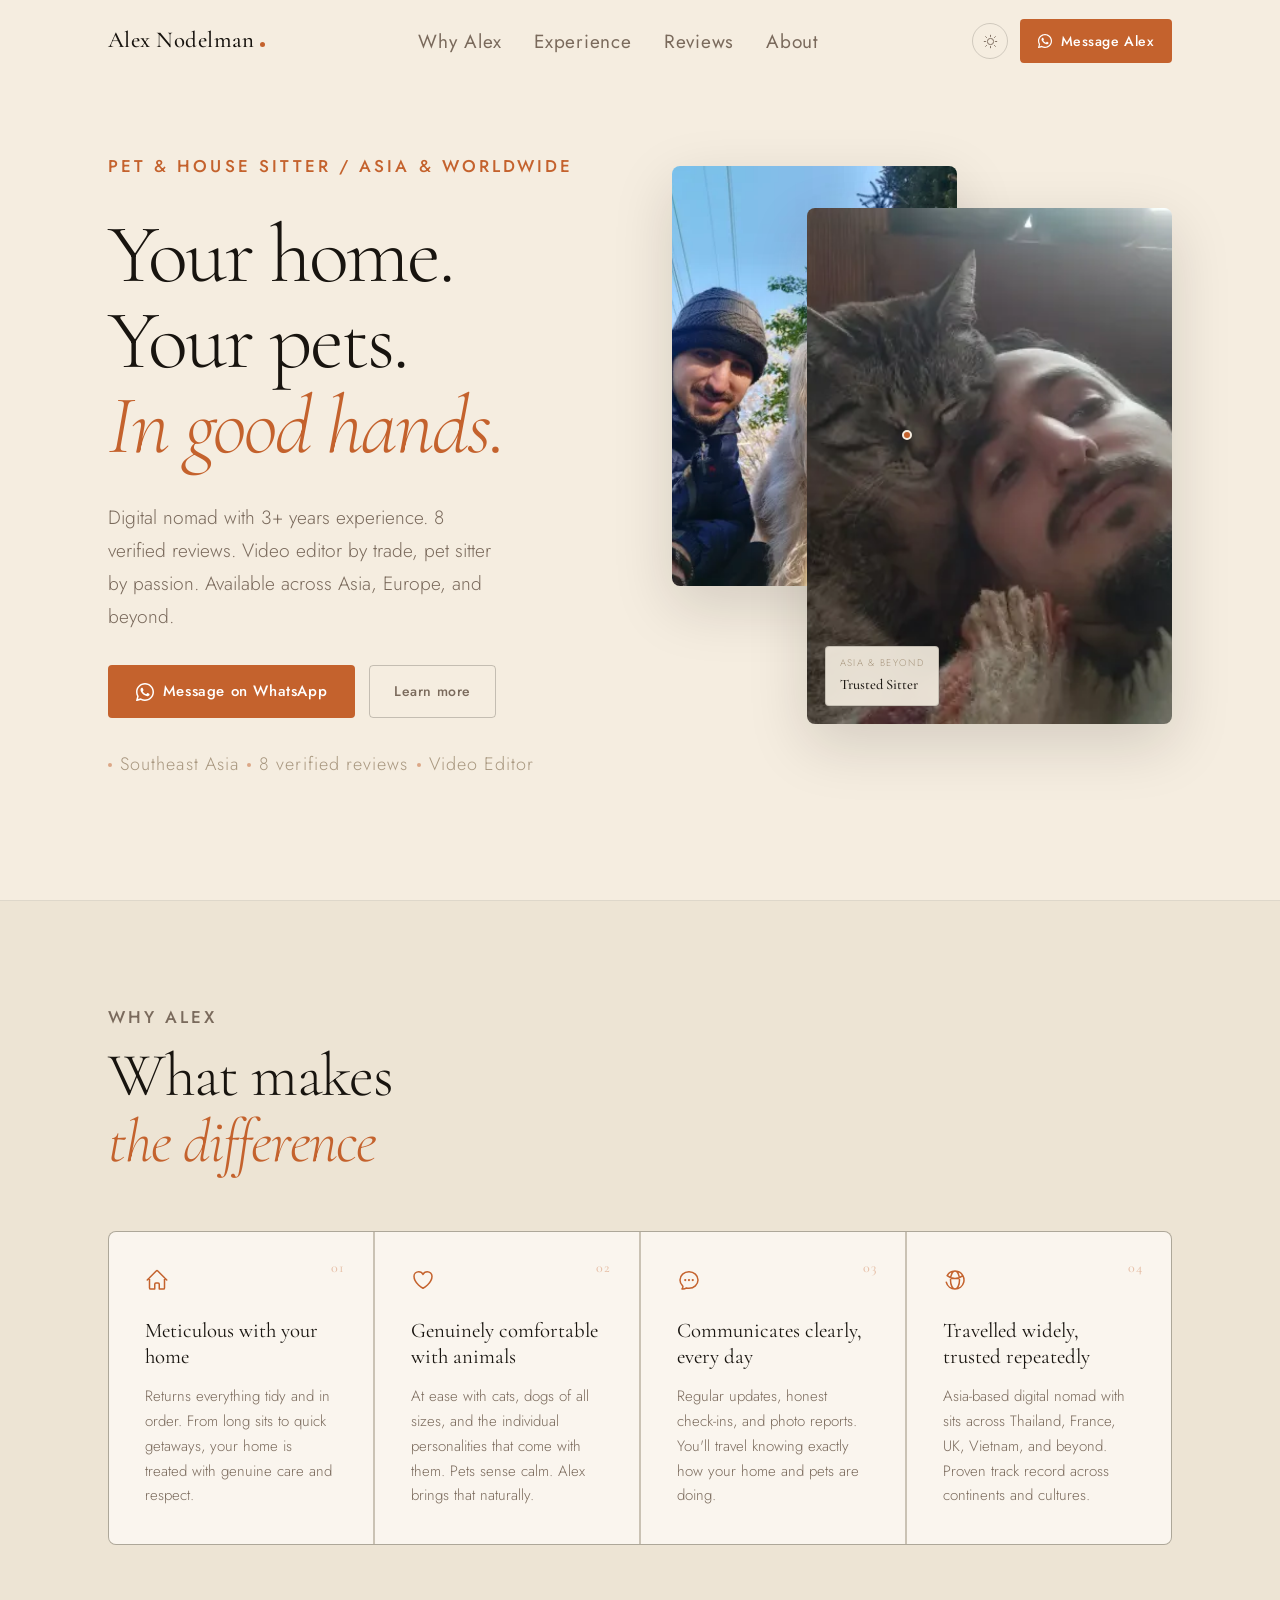
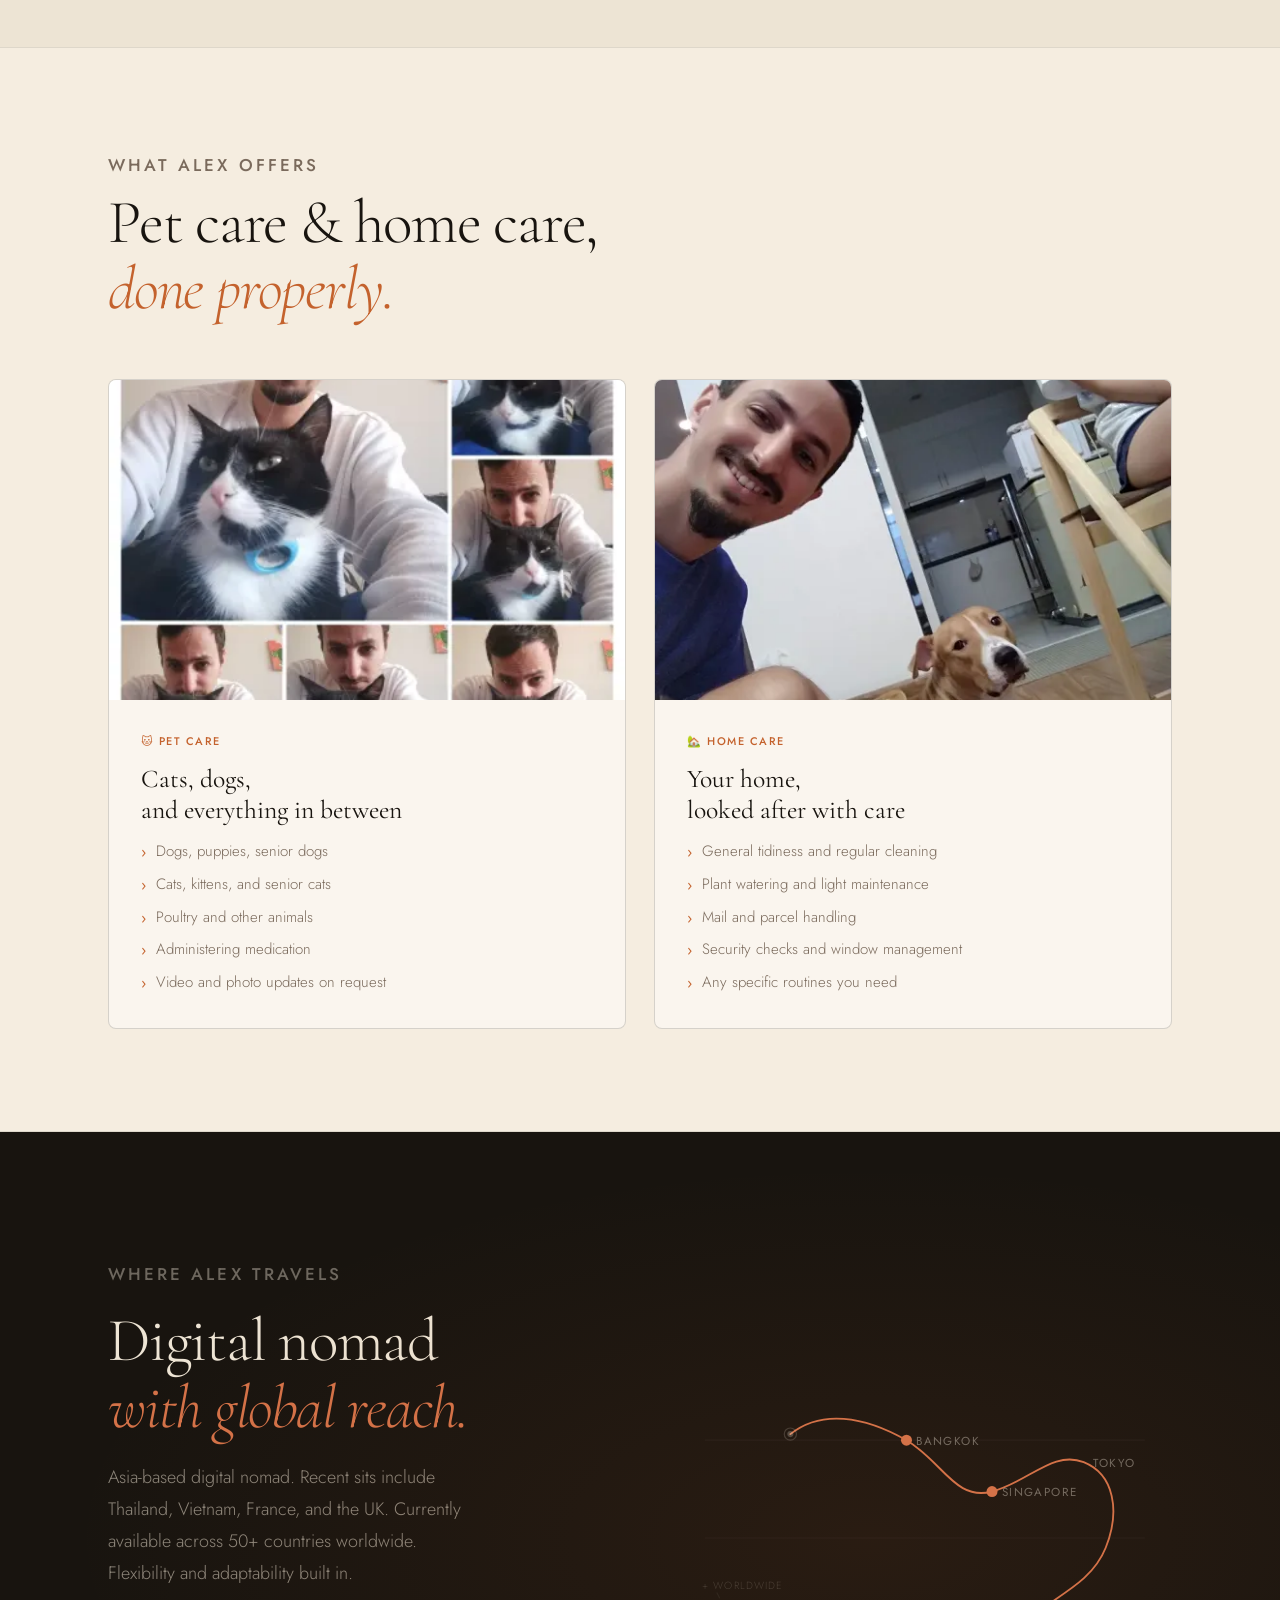
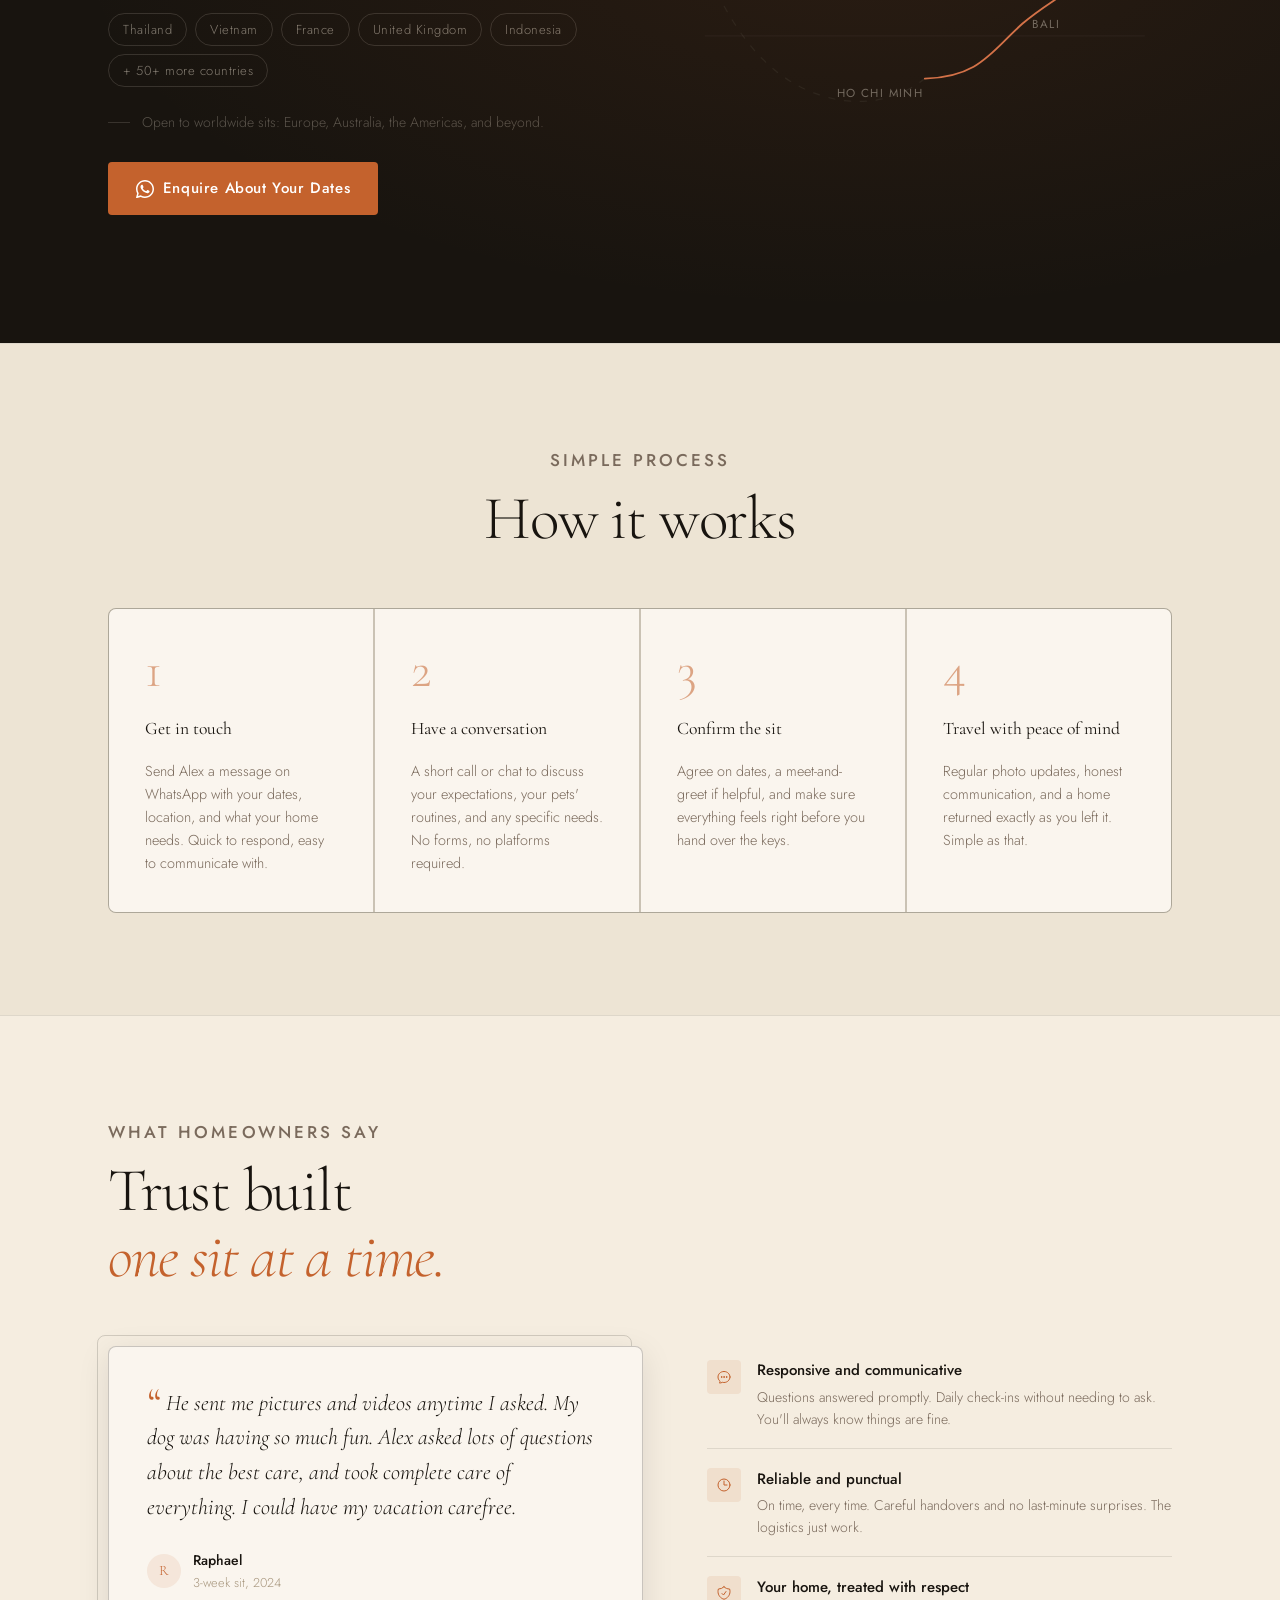
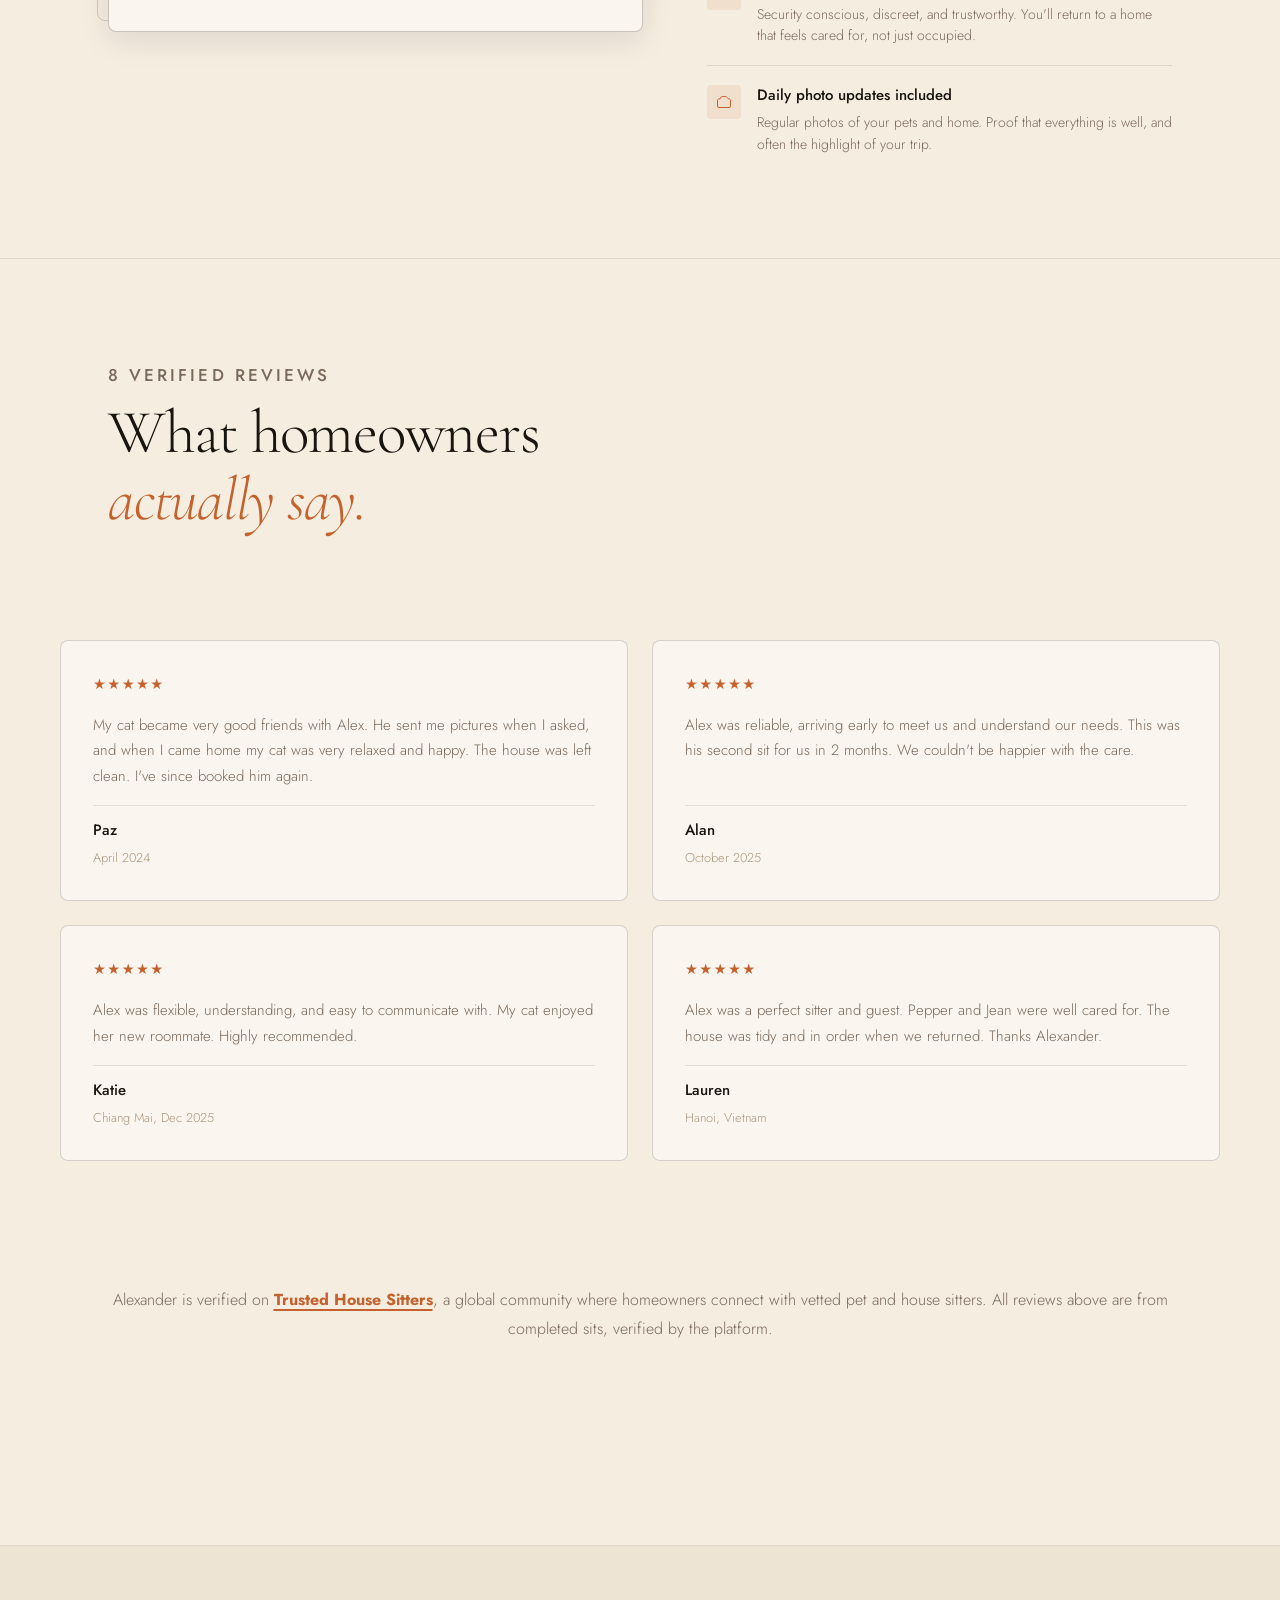
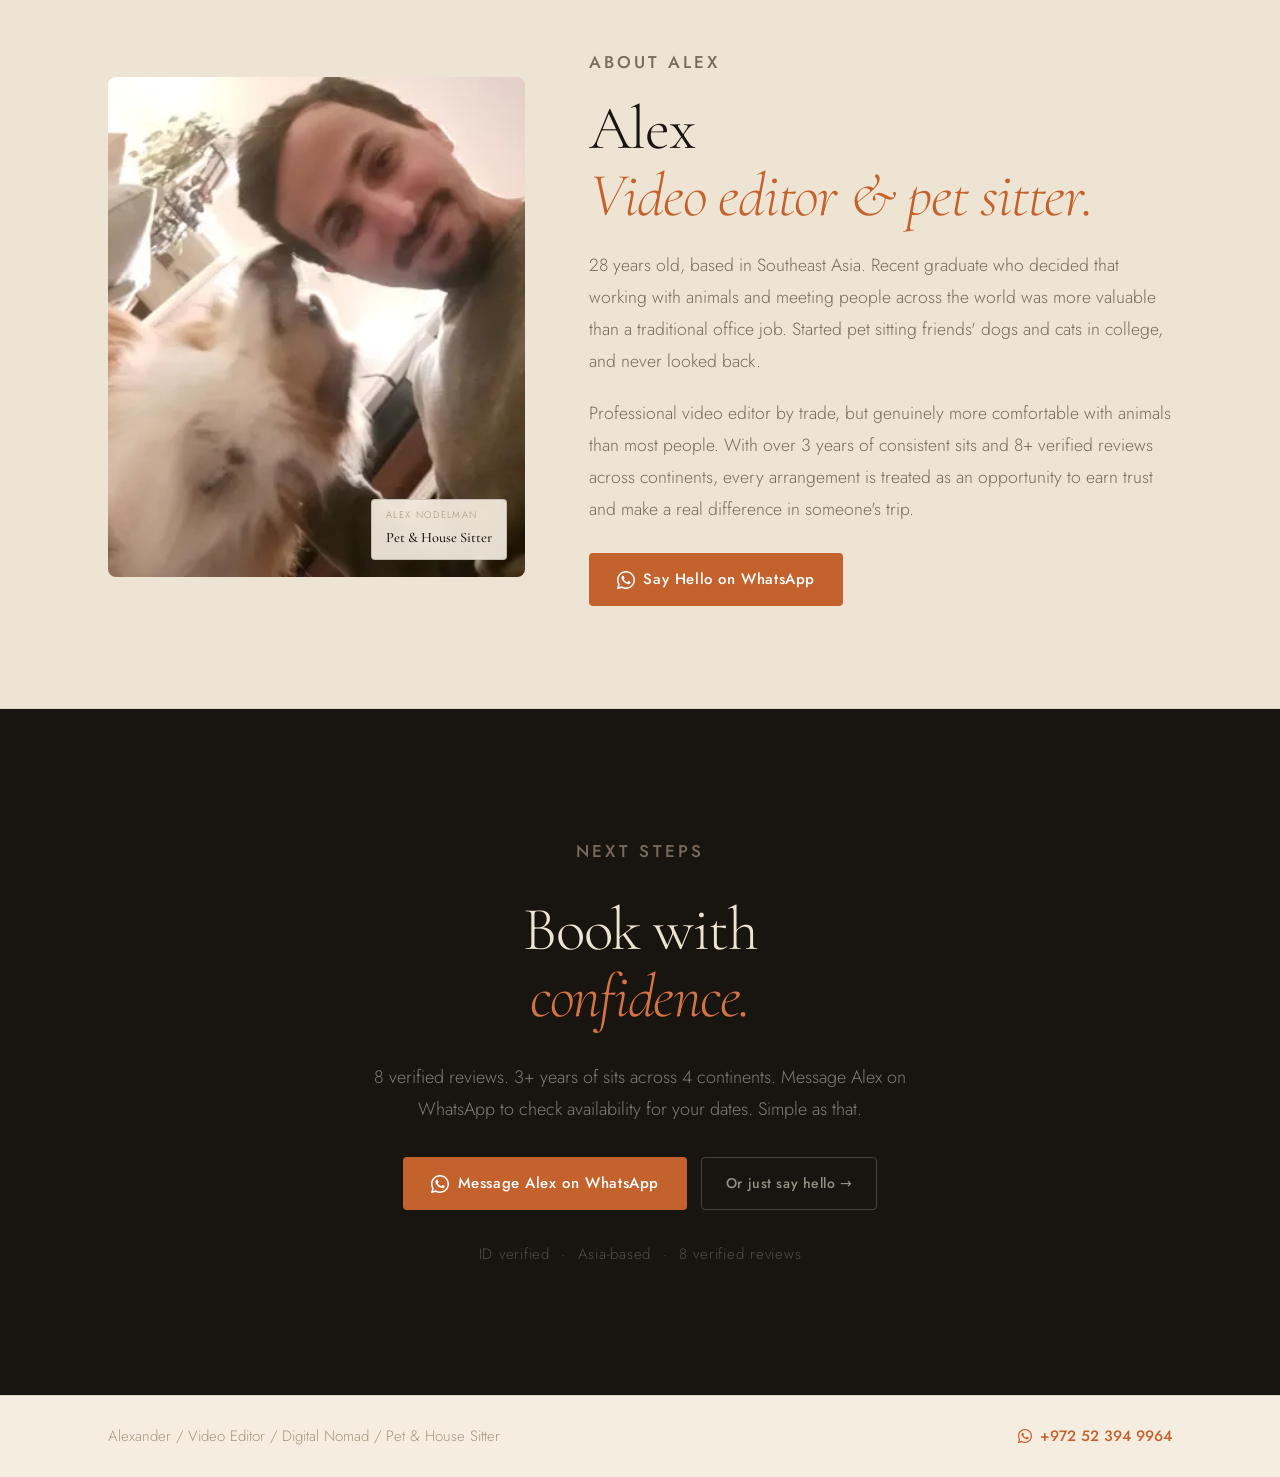
<file: index.html>
<!DOCTYPE html>
<html lang="en" data-theme="light">
<head>
<!--
  ============================================================
  ALEX NODELMAN — PET & HOUSE SITTER LANDING PAGE
  ============================================================
  Art direction:
    Trusted, worldly traveller with quiet intimate warmth.
    Like flipping through a worn travel journal and finding
    photos of every pet cared for along the way. Editorial
    confidence, tactile warmth, nothing generic.

  Animation concept: POSTCARD HOMECOMING SYSTEM
    Elements arrive like postcards landing on a desk —
    slightly tilted, scaled back, then settling perfectly
    with soft inertia. Hero stacks photos as travel postcards.
    Section reveals echo the same "arriving home" settle motion.
    Route line draws through the Asia section as the signature
    standout moment.

  Font pairing:
    Display — Cormorant Garamond (300/400/500 italic)
      Editorial elegance, warmth, printed quality
    Body    — Jost (300/400/500)
      Modern, quiet, refined

  Palette logic:
    Light: warm parchment #F5EDE0 ground,
           terracotta #C4622D accent,
           near-black #18140F text
    Dark:  deep warm charcoal #141210 ground,
           same terracotta accent,
           cream #EDE4D4 text

  Editable placeholders:
    [Add homeowner testimonial]
    [Add preferred countries in Asia]
    [Add pet experience detail]
    [Add bio paragraph]
  ============================================================
-->
  <meta charset="UTF-8" />
  <meta name="viewport" content="width=device-width, initial-scale=1.0" />
  <meta name="description" content="Experienced pet & house sitter. 8 verified 5-star reviews across Asia and Europe. Cats, dogs, medication management, long sits. Available now." />
  <title>Alex Nodelman — Trusted Pet & House Sitter</title>
  <link rel="canonical" href="https://globalpetsits.com/">

  <meta property="og:title" content="Alex Nodelman — Trusted Pet Sitter">
  <meta property="og:description" content="3 years experience. 8 verified 5-star reviews. Chiang Mai, Hanoi, London, Paris, Tel Aviv. Message on WhatsApp.">
  <meta property="og:image" content="https://globalpetsits.com/images/alex-smiling-with-golden-dog-indoors-alex-nodelman-alexnodelman.webp">
  <meta property="og:url" content="https://globalpetsits.com/">
  <meta property="og:type" content="website">

  <meta name="twitter:card" content="summary_large_image">
  <meta name="twitter:title" content="Alex Nodelman — Trusted Pet Sitter">
  <meta name="twitter:description" content="3 years experience. 8 verified 5-star reviews. Available across Asia and Europe.">
  <meta name="twitter:image" content="https://globalpetsits.com/images/alex-smiling-with-golden-dog-indoors-alex-nodelman-alexnodelman.webp">

  <script type="application/ld+json">
  {
    "@context": "https://schema.org",
    "@graph": [
      {
        "@type": "Person",
        "@id": "https://globalpetsits.com/#person",
        "name": "Alex Nodelman",
        "jobTitle": "Pet & House Sitter",
        "url": "https://globalpetsits.com/",
        "sameAs": [
          "https://www.linkedin.com/in/alexandernodelman/",
          "https://www.trustedhousesitters.com/house-and-pet-sitters/israel/southern-district/ashdod/l/4613767/"
        ],
        "telephone": "+972523949964",
        "areaServed": ["Thailand", "Vietnam", "United Kingdom", "France", "Israel"],
        "image": "https://globalpetsits.com/images/alex-smiling-with-golden-dog-indoors-alex-nodelman-alexnodelman.webp"
      },
      {
        "@type": "FAQPage",
        "mainEntity": [
          {
            "@type": "Question",
            "name": "Are you available for long sits?",
            "acceptedAnswer": {
              "@type": "Answer",
              "text": "Yes. My best sits have been 2 to 8 weeks. Long sits are where I do my best work."
            }
          },
          {
            "@type": "Question",
            "name": "Can you handle medication?",
            "acceptedAnswer": {
              "@type": "Answer",
              "text": "Yes. I'm experienced with daily medications for cats and dogs."
            }
          },
          {
            "@type": "Question",
            "name": "Do you only sit in Asia?",
            "acceptedAnswer": {
              "@type": "Answer",
              "text": "No. I've worked across the UK, France, Israel, and Vietnam. I go where the good sits are."
            }
          },
          {
            "@type": "Question",
            "name": "Do you send daily updates?",
            "acceptedAnswer": {
              "@type": "Answer",
              "text": "Every day. Photos, videos, real reports. You'll never wonder how things are going."
            }
          },
          {
            "@type": "Question",
            "name": "Are you verified?",
            "acceptedAnswer": {
              "@type": "Answer",
              "text": "Fully verified on TrustedHousesitters and Airbnb. ID, email, phone, all checked."
            }
          }
        ]
      }
    ]
  }
  </script>

  <link rel="preconnect" href="https://fonts.googleapis.com" />
  <link rel="preconnect" href="https://fonts.gstatic.com" crossorigin />
  <link href="https://fonts.googleapis.com/css2?family=Cormorant+Garamond:ital,wght@0,300;0,400;0,500;0,600;1,300;1,400;1,500&family=Jost:wght@300;400;500;600&display=swap" rel="stylesheet" />

  <style>
    /* ─── CUSTOM PROPERTIES ─────────────────────────────────── */
    :root {
      --bg:           #F5EDE0;
      --bg-2:         #EDE4D4;
      --bg-3:         #E2D6C4;
      --surface:      #FAF5EE;
      --surface-2:    #F0E8D8;
      --text:         #18140F;
      --text-muted:   #7A6A5C;
      --text-faint:   #A8977F;
      --accent:       #C4622D;
      --accent-warm:  #D47248;
      --accent-light: rgba(196,98,45,0.10);
      --border:       rgba(24,20,15,0.10);
      --border-mid:   rgba(24,20,15,0.16);
      --border-str:   rgba(24,20,15,0.22);
      --sh-sm:  0 2px 8px rgba(24,20,15,0.06);
      --sh-md:  0 8px 32px rgba(24,20,15,0.10);
      --sh-lg:  0 20px 60px rgba(24,20,15,0.15);
      --r:  4px;
      --r-lg: 8px;
      --ease: cubic-bezier(0.16,1,0.3,1);
      --font-d: 'Cormorant Garamond', Georgia, serif;
      --font-b: 'Jost', system-ui, sans-serif;
      --max-w: 1160px;
      /* Fixed panel colours — never flip with theme */
      --panel-bg: #18140F;
      --panel-fg: #EDE4D4;
    }

    [data-theme="dark"] {
      --bg:           #141210;
      --bg-2:         #1C1916;
      --bg-3:         #221E1A;
      --surface:      #1A1714;
      --surface-2:    #221E1A;
      --text:         #EDE4D4;
      --text-muted:   #9A8A78;
      --text-faint:   #6A5A48;
      --accent:       #D47248;
      --accent-warm:  #E08A60;
      --accent-light: rgba(212,114,72,0.13);
      --border:       rgba(237,228,212,0.09);
      --border-mid:   rgba(237,228,212,0.14);
      --border-str:   rgba(237,228,212,0.20);
      --sh-sm:  0 2px 8px rgba(0,0,0,0.30);
      --sh-md:  0 8px 32px rgba(0,0,0,0.40);
      --sh-lg:  0 20px 60px rgba(0,0,0,0.52);
    }

    /* ─── RESET ────────────────────────────────────────────── */
    *, *::before, *::after { box-sizing: border-box; margin: 0; padding: 0; }
    html { scroll-behavior: smooth; -webkit-text-size-adjust: 100%; }
    body {
      font-family: var(--font-b);
      font-weight: 300;
      font-size: clamp(1rem, 1.5vw, 1.125rem);
      line-height: 1.65;
      color: var(--text);
      background: var(--bg);
      transition: background 0.35s var(--ease), color 0.35s var(--ease);
      overflow-x: hidden;
    }
    img { display: block; max-width: 100%; height: auto; }
    a { color: inherit; text-decoration: none; }
    button { font-family: var(--font-b); cursor: pointer; border: none; background: none; }
    ul { list-style: none; }

    /* ─── SKIP LINK ─────────────────────────────────────────── */
    .skip {
      position: fixed; top: -100%; left: 1rem; z-index: 9999;
      padding: 0.5rem 1rem; background: var(--accent); color: #fff;
      font-size: 0.875rem; border-radius: var(--r);
      transition: top 0.2s;
    }
    .skip:focus { top: 1rem; }

    /* ─── TYPOGRAPHY ────────────────────────────────────────── */
    .d-xl { font-family:var(--font-d); font-weight:300; font-size:clamp(2.8rem,7vw,6rem); line-height:1.02; letter-spacing:-0.025em; }
    .d-lg { font-family:var(--font-d); font-weight:300; font-size:clamp(2.375rem,4.8vw,4.125rem); line-height:1.08; letter-spacing:-0.02em; }
    .d-md { font-family:var(--font-d); font-weight:400; font-size:clamp(1.35rem,2.5vw,2rem); line-height:1.2; }
    .eyebrow {
      font-family: var(--font-b); font-size: 1.0625rem; font-weight: 500;
      letter-spacing: 0.18em; text-transform: uppercase; color: var(--text-muted);
    }
    .eyebrow--accent { color: var(--accent); }
    em { font-style: italic; color: var(--accent); }

    /* ─── LAYOUT ────────────────────────────────────────────── */
    .wrap { max-width: var(--max-w); margin: 0 auto; padding: 0 clamp(1.25rem,5vw,3rem); }
    section { padding: clamp(4rem,8vw,7rem) 0; }
    .divider { width: 100%; height: 1px; background: var(--border); }

    /* ─── POSTCARD HOMECOMING ANIMATION SYSTEM ────────────────
       Core motion identity — all reveals echo a postcard
       arriving and settling with gentle inertia.
       ───────────────────────────────────────────────────────── */
    @media (prefers-reduced-motion: no-preference) {
      .pc-arrive {
        opacity: 0;
        transform: translateY(26px) rotate(var(--rot, 0deg));
        transition: opacity 0.75s var(--ease), transform 0.75s var(--ease);
        transition-delay: var(--d, 0s);
        will-change: transform, opacity;
      }
      .pc-arrive.in { opacity: 1; transform: translateY(0) rotate(0deg); }

      .pc-up {
        opacity: 0; transform: translateY(20px);
        transition: opacity 0.62s var(--ease), transform 0.62s var(--ease);
        transition-delay: var(--d, 0s);
      }
      .pc-up.in { opacity: 1; transform: none; }

      .pc-left {
        opacity: 0; transform: translateX(-28px);
        transition: opacity 0.7s var(--ease), transform 0.7s var(--ease);
        transition-delay: var(--d, 0s);
      }
      .pc-left.in { opacity: 1; transform: none; }

      .pc-right {
        opacity: 0; transform: translateX(28px);
        transition: opacity 0.7s var(--ease), transform 0.7s var(--ease);
        transition-delay: var(--d, 0s);
      }
      .pc-right.in { opacity: 1; transform: none; }

      .pc-scale {
        opacity: 0; transform: scale(0.94);
        transition: opacity 0.7s var(--ease), transform 0.7s var(--ease);
        transition-delay: var(--d, 0s);
      }
      .pc-scale.in { opacity: 1; transform: scale(1); }
    }

    /* ─── HEADER ─────────────────────────────────────────────── */
    .hdr {
      position: fixed; top: 0; left: 0; right: 0; z-index: 100;
      padding: clamp(0.9rem,2vw,1.2rem) 0;
      transition: background 0.4s var(--ease), backdrop-filter 0.4s, box-shadow 0.4s;
    }
    .hdr.scrolled {
      background: rgba(245,237,224,0.93);
      backdrop-filter: blur(18px) saturate(1.4);
      box-shadow: 0 1px 0 var(--border);
    }
    [data-theme="dark"] .hdr.scrolled {
      background: rgba(20,18,16,0.93);
    }
    .hdr__row {
      display: flex; align-items: center; justify-content: space-between; gap: 1rem;
    }
    .wordmark {
      display: inline-flex; align-items: baseline; gap: 0.3rem;
      font-family: var(--font-d); font-size: 1.425rem; font-weight: 500; letter-spacing: 0.02em;
    }
    .wordmark__dot {
      width: 5px; height: 5px; border-radius: 50%; background: var(--accent);
      margin-bottom: 2px; flex-shrink: 0;
    }
    .nav {
      display: flex; align-items: center; gap: clamp(1rem,2.5vw,2rem);
    }
    @media (max-width: 680px) { .nav { display: none; } }
    .nav a {
      font-size: 1.1875rem; font-weight: 400; letter-spacing: 0.04em;
      color: var(--text-muted); transition: color 0.2s; padding: 0.25rem 0;
    }
    .nav a:hover { color: var(--text); }
    .hdr__end { display: flex; align-items: center; gap: 0.75rem; }

    .btn-theme {
      width: 36px; height: 36px; border-radius: 50%;
      border: 1px solid var(--border-mid);
      display: flex; align-items: center; justify-content: center;
      color: var(--text-muted);
      transition: border-color 0.2s, color 0.2s, transform 0.35s var(--ease);
    }
    .btn-theme:hover { color: var(--text); border-color: var(--border-str); transform: rotate(25deg); }
    .btn-theme svg { width: 15px; height: 15px; }

    /* ─── BUTTON SYSTEM ─────────────────────────────────────── */
    .btn {
      display: inline-flex; align-items: center; gap: 0.55rem;
      font-family: var(--font-b); font-weight: 500; font-size: 0.875rem;
      letter-spacing: 0.04em; border-radius: var(--r);
      transition: background 0.2s, transform 0.22s var(--ease), box-shadow 0.22s, border-color 0.2s, color 0.2s;
      min-height: 44px; white-space: nowrap; cursor: pointer;
    }
    .btn-wa {
      padding: 0.5rem 1.1rem;
      background: var(--accent); color: #fff;
    }
    .btn-wa:hover { background: var(--accent-warm); transform: translateY(-1px); box-shadow: var(--sh-md); }
    .btn-wa svg { width: 14px; height: 14px; }

    .btn-primary {
      padding: 0.875rem 1.75rem;
      background: var(--accent); color: #fff; font-size: 0.9375rem;
    }
    .btn-primary:hover { background: var(--accent-warm); transform: translateY(-2px); box-shadow: var(--sh-lg); }
    .btn-primary:active { transform: none; box-shadow: none; }
    .btn-primary svg { width: 18px; height: 18px; }

    .btn-ghost {
      padding: 0.875rem 1.5rem;
      border: 1px solid var(--border-str); color: var(--text-muted); font-size: 0.875rem;
    }
    .btn-ghost:hover { border-color: var(--accent); color: var(--accent); transform: translateY(-1px); }

    .btn-ghost--inv {
      border-color: rgba(237,228,212,0.22); color: rgba(237,228,212,0.6);
    }
    .btn-ghost--inv:hover { border-color: var(--accent-warm); color: var(--accent-warm); transform: translateY(-1px); }

    /* WA icon SVG path reused */
    .wa-path-1 { d: path("M17.472 14.382c-.297-.149-1.758-.867-2.03-.967-.273-.099-.471-.148-.67.15-.197.297-.767.966-.94 1.164-.173.199-.347.223-.644.075-.297-.15-1.255-.463-2.39-1.475-.883-.788-1.48-1.761-1.653-2.059-.173-.297-.018-.458.13-.606.134-.133.298-.347.446-.52.149-.174.198-.298.298-.497.099-.198.05-.371-.025-.52-.075-.149-.669-1.612-.916-2.207-.242-.579-.487-.5-.669-.51-.173-.008-.371-.01-.57-.01-.198 0-.52.074-.792.372-.272.297-1.04 1.016-1.04 2.479 0 1.462 1.065 2.875 1.213 3.074.149.198 2.096 3.2 5.077 4.487.709.306 1.262.489 1.694.625.712.227 1.36.195 1.871.118.571-.085 1.758-.719 2.006-1.413.248-.694.248-1.289.173-1.413-.074-.124-.272-.198-.57-.347z"); }

    /* ─── HERO ───────────────────────────────────────────────── */
    .hero {
      min-height: 100svh;
      display: grid;
      grid-template-columns: 1fr 1fr;
      align-items: center;
      gap: clamp(2rem,5vw,5rem);
      padding-top: clamp(6rem,12vw,8rem);
      padding-bottom: clamp(4rem,8vw,6rem);
    }
    @media (max-width: 800px) {
      .hero { grid-template-columns: 1fr; min-height: auto; padding-top: 7rem; }
    }

    .hero__content { display: flex; flex-direction: column; gap: clamp(1.25rem,3vw,2rem); }

    .hero__eyebrow {
      display: flex; align-items: center; gap: 0.75rem;
    }
    .hero__eyebrow-line {
      width: 28px; height: 1px; background: var(--accent); flex-shrink: 0;
    }

    .hero__h1 {
      font-family: var(--font-d);
      font-weight: 300;
      font-size: clamp(2.8rem,6.5vw,5.75rem);
      line-height: 1.03;
      letter-spacing: -0.025em;
    }

    .hero__sub {
      font-size: clamp(1.125rem,1.5vw,1.25rem);
      color: var(--text-muted);
      max-width: 36ch;
      line-height: 1.72;
    }

    .hero__cta { display: flex; flex-wrap: wrap; align-items: center; gap: 0.875rem; }

    .hero__meta {
      display: flex; align-items: center; gap: 0.5rem;
      font-size: 1.125rem; color: var(--text-faint); letter-spacing: 0.06em;
    }
    .hero__meta-dot {
      width: 4px; height: 4px; border-radius: 50%;
      background: var(--accent); opacity: 0.5;
    }

    /* Hero visual — postcard stack */
    .hero__visual {
      position: relative;
      height: clamp(400px,58vw,600px);
    }
    @media (max-width: 800px) {
      .hero__visual { height: 360px; order: -1; }
    }

    .postcard {
      position: absolute;
      border-radius: var(--r-lg);
      overflow: hidden;
      box-shadow: var(--sh-lg);
    }
    .postcard--main {
      width: 73%; height: 86%;
      top: 7%; right: 0; z-index: 2;
    }
    .postcard--back {
      width: 57%; height: 70%;
      top: 0; left: 0; z-index: 1; opacity: 0.88;
    }
    .postcard img { width: 100%; height: 100%; object-fit: cover; }

    /* Corner fold decoration */
    .postcard--back::after {
      content: '';
      position: absolute; bottom: 0; right: 0;
      width: 30px; height: 30px;
      background: linear-gradient(225deg, var(--bg) 50%, transparent 50%);
    }

    .postcard__badge {
      position: absolute; bottom: 1.1rem; left: 1.1rem; z-index: 3;
      background: rgba(245,237,224,0.92); backdrop-filter: blur(10px);
      border: 1px solid var(--border-mid); border-radius: var(--r);
      padding: 0.55rem 0.875rem;
    }
    [data-theme="dark"] .postcard__badge {
      background: rgba(26,23,20,0.92);
    }
    .postcard__badge-label {
      font-size: 0.6rem; letter-spacing: 0.14em; text-transform: uppercase;
      color: var(--text-faint); margin-bottom: 0.1rem;
    }
    .postcard__badge-val {
      font-family: var(--font-d); font-size: 0.9rem; font-weight: 500; color: var(--text);
    }

    /* Animated pulse dot */
    .pulse-dot {
      position: absolute;
      width: 10px; height: 10px; border-radius: 50%;
      background: var(--accent); border: 2px solid var(--bg);
      top: 44%; left: 46%; z-index: 4;
    }
    @media (prefers-reduced-motion: no-preference) {
      .pulse-dot { animation: pulse 2.8s ease-in-out infinite 1.8s; }
    }
    @keyframes pulse {
      0%,100% { transform:scale(1); box-shadow: 0 0 0 0 rgba(196,98,45,0.35); }
      50%      { transform:scale(1.2); box-shadow: 0 0 0 8px rgba(196,98,45,0); }
    }

    /* ─── SECTION HEADERS ──────────────────────────────────── */
    .sh { display: flex; flex-direction: column; gap: 0.7rem; margin-bottom: clamp(2rem,5vw,3.5rem); }
    .sh--center { align-items: center; text-align: center; }

    /* ─── WHY ALEX ─────────────────────────────────────────── */
    .why { background: var(--bg-2); }

    .why__grid {
      display: grid;
      grid-template-columns: repeat(auto-fit, minmax(230px, 1fr));
      gap: 1.5px; background: var(--border-mid);
      border: 1.5px solid var(--border-mid); border-radius: var(--r-lg); overflow: hidden;
    }

    .tc {
      background: var(--surface);
      padding: clamp(1.5rem,3vw,2.25rem);
      display: flex; flex-direction: column; gap: 0.875rem;
      position: relative;
      transition: background 0.25s var(--ease);
    }
    .tc:hover { background: var(--surface-2); }

    .tc__n {
      position: absolute; top: 1.5rem; right: 1.75rem;
      font-family: var(--font-d); font-size: 0.875rem; font-weight: 500;
      color: var(--accent); letter-spacing: 0.08em; opacity: 0.35;
    }
    .tc__icon { width: 36px; height: 36px; color: var(--accent); }
    .tc__icon svg { width: 24px; height: 24px; }
    .tc h3 {
      font-family: var(--font-d); font-size: clamp(1.05rem,1.8vw,1.3rem);
      font-weight: 400; line-height: 1.25;
    }
    .tc p { font-size: 0.9375rem; color: var(--text-muted); line-height: 1.65; }

    /* ─── CARE ──────────────────────────────────────────────── */
    .care__split {
      display: grid; grid-template-columns: 1fr 1fr; gap: var(--space-lg, 1.75rem);
    }
    @media (max-width: 680px) { .care__split { grid-template-columns: 1fr; } }

    .cb {
      border: 1px solid var(--border-mid); border-radius: var(--r-lg);
      overflow: hidden; background: var(--surface);
      display: flex; flex-direction: column;
      transition: box-shadow 0.3s var(--ease), transform 0.3s var(--ease);
    }
    .cb:hover { box-shadow: var(--sh-md); transform: translateY(-3px); }

    .cb__img {
      height: clamp(210px,28vw,320px); overflow: hidden;
    }
    .cb__img img {
      width: 100%; height: 100%; object-fit: cover;
      transition: transform 0.65s var(--ease);
    }
    .cb:hover .cb__img img { transform: scale(1.04); }

    .cb__body {
      padding: clamp(1.25rem,3vw,2rem);
      display: flex; flex-direction: column; gap: 0.875rem; flex: 1;
    }
    .cb__tag {
      font-size: 0.6875rem; font-weight: 500; letter-spacing: 0.14em;
      text-transform: uppercase; color: var(--accent);
    }
    .cb h3 { font-family: var(--font-d); font-size: clamp(1.2rem,2vw,1.6rem); font-weight: 400; line-height: 1.2; }
    .care-list { display: flex; flex-direction: column; gap: 0.45rem; }
    .care-list li {
      display: flex; align-items: flex-start; gap: 0.6rem;
      font-size: 0.9375rem; color: var(--text-muted);
    }
    .care-list li::before {
      content: '›'; color: var(--accent); flex-shrink: 0; margin-top: 0.05rem; font-weight: 400;
    }

    /* ─── ASIA — SIGNATURE MOMENT ──────────────────────────── */
    .asia {
      background: var(--panel-bg); color: var(--panel-fg);
      overflow: hidden; position: relative;
      padding: clamp(5rem,10vw,8rem) 0;
    }
    .asia .eyebrow { color: rgba(237,228,212,0.4); }
    .asia .d-lg { color: var(--panel-fg); }
    .asia em { color: var(--accent-warm); }

    .asia__grid {
      display: grid; grid-template-columns: 1fr 1fr;
      gap: clamp(2rem,6vw,5rem); align-items: center;
    }
    @media (max-width: 760px) { .asia__grid { grid-template-columns: 1fr; } }

    .asia__text { display: flex; flex-direction: column; gap: 1.25rem; }
    .asia__body {
      font-size: 1.125rem; line-height: 1.78;
      color: rgba(237,228,212,0.55); max-width: 38ch;
    }

    .chips { display: flex; flex-wrap: wrap; gap: 0.5rem; margin-top: 0.25rem; }
    .chip {
      padding: 0.3rem 0.875rem;
      border: 1px solid rgba(237,228,212,0.15); border-radius: 2rem;
      font-size: 0.8125rem; color: rgba(237,228,212,0.5); letter-spacing: 0.04em;
    }

    .asia__world {
      display: flex; align-items: center; gap: 0.75rem;
      font-size: 0.875rem; color: rgba(237,228,212,0.3); margin-top: 0.25rem;
    }
    .asia__world-line { width: 22px; height: 1px; background: rgba(237,228,212,0.15); }

    /* Decorative radial glow */
    .asia::before {
      content: '';
      position: absolute; inset: 0;
      background: radial-gradient(ellipse at 68% 50%, rgba(196,98,45,0.10) 0%, transparent 65%);
      pointer-events: none;
    }

    /* Route map SVG */
    .asia__map {
      position: relative;
      height: clamp(260px,38vw,440px);
      display: flex; align-items: center; justify-content: center;
    }
    .route-svg { width: 100%; height: 100%; overflow: visible; }

    .route-path {
      fill: none; stroke: var(--accent-warm); stroke-width: 1.5;
      stroke-dasharray: 700; stroke-dashoffset: 700;
      stroke-linecap: round;
      transition: stroke-dashoffset 2.2s var(--ease);
    }
    .route-path.in { stroke-dashoffset: 0; }

    .route-path-ghost {
      fill: none; stroke: rgba(237,228,212,0.06); stroke-width: 1;
      stroke-dasharray: 5 8; stroke-linecap: round;
    }

    .city-dot {
      fill: var(--accent-warm);
      opacity: 0;
      transition: opacity 0.4s ease;
    }
    .city-dot.in { opacity: 1; }
    .city-label {
      font-family: var(--font-b); font-size: 9.5px; font-weight: 400;
      fill: rgba(237,228,212,0.4); letter-spacing: 0.12em; text-transform: uppercase;
    }
    .city-label-world {
      font-family: var(--font-b); font-size: 8.5px;
      fill: rgba(237,228,212,0.18); letter-spacing: 0.1em; text-transform: uppercase;
    }

    /* ─── STEPS ─────────────────────────────────────────────── */
    .steps { background: var(--bg-2); }

    .steps__grid {
      display: grid; grid-template-columns: repeat(4, 1fr);
      gap: 1.5px; background: var(--border-mid);
      border: 1.5px solid var(--border-mid); border-radius: var(--r-lg); overflow: hidden;
    }
    @media (max-width: 800px) { .steps__grid { grid-template-columns: repeat(2,1fr); } }
    @media (max-width: 460px) { .steps__grid { grid-template-columns: 1fr; } }

    .step {
      background: var(--surface); padding: clamp(1.5rem,3vw,2.25rem);
      display: flex; flex-direction: column; gap: 1.1rem;
      transition: background 0.25s;
    }
    .step:hover { background: var(--surface-2); }
    .step__n {
      font-family: var(--font-d); font-size: clamp(2.2rem,4vw,3.25rem);
      font-weight: 300; line-height: 1; color: var(--accent); opacity: 0.55;
    }
    .step h3 { font-family: var(--font-d); font-size: 1.1rem; font-weight: 400; }
    .step p { font-size: 0.9rem; color: var(--text-muted); line-height: 1.6; }

    /* ─── TRUST ─────────────────────────────────────────────── */
    .trust__layout {
      display: grid; grid-template-columns: 1.15fr 1fr;
      gap: clamp(2rem,5vw,4rem); align-items: start;
    }
    @media (max-width: 760px) { .trust__layout { grid-template-columns: 1fr; } }

    .tframe { position: relative; }
    .tframe::before {
      content: '';
      position: absolute; top: -11px; left: -11px; right: 11px; bottom: 11px;
      border: 1px solid var(--border-mid); border-radius: var(--r-lg);
      pointer-events: none; z-index: 0;
    }

    .tcard {
      position: relative; z-index: 1;
      background: var(--surface); border: 1px solid var(--border-str);
      border-radius: var(--r-lg); padding: clamp(1.5rem,3vw,2.5rem);
      box-shadow: var(--sh-md);
    }
    .tcard__q {
      font-family: var(--font-d); font-size: clamp(1.05rem,1.8vw,1.4rem);
      font-weight: 300; font-style: italic; line-height: 1.55; color: var(--text);
      margin-bottom: 1.5rem;
    }
    .tcard__q::before {
      content: '\201C';
      font-size: 2.75rem; line-height: 0; vertical-align: -0.45rem;
      color: var(--accent); margin-right: 0.2rem; font-style: normal;
    }
    .tcard__attr { display: flex; align-items: center; gap: 0.75rem; }
    .tcard__av {
      width: 34px; height: 34px; border-radius: 50%;
      background: var(--accent-light); display: flex; align-items: center; justify-content: center;
      color: var(--accent); font-family: var(--font-d); font-size: 0.9rem; flex-shrink: 0;
    }
    .tcard__name { font-size: 0.875rem; font-weight: 500; }
    .tcard__loc { font-size: 0.8rem; color: var(--text-faint); }

    .signals { display: flex; flex-direction: column; gap: 1.1rem; padding-top: 0.75rem; }
    .sig {
      display: flex; align-items: flex-start; gap: 1rem;
      padding-bottom: 1.1rem; border-bottom: 1px solid var(--border);
    }
    .sig:last-child { border-bottom: none; padding-bottom: 0; }
    .sig__icon {
      width: 34px; height: 34px; flex-shrink: 0; border-radius: var(--r);
      background: var(--accent-light); display: flex; align-items: center;
      justify-content: center; color: var(--accent); margin-top: 0.1rem;
    }
    .sig__icon svg { width: 16px; height: 16px; }
    .sig__title { font-size: 0.9375rem; font-weight: 500; margin-bottom: 0.25rem; }
    .sig__body { font-size: 0.875rem; color: var(--text-muted); line-height: 1.55; }

    /* ─── REVIEWS ───────────────────────────────────────────── */
    .reviews__wrapper {
      display: flex;
      flex-direction: column;
      gap: clamp(3rem, 6vw, 5rem);
      align-items: center;
      padding: clamp(2rem, 4vw, 4rem) clamp(1.25rem, 5vw, 3rem);
    }

    .reviews__grid {
      display: grid;
      grid-template-columns: repeat(2, 1fr);
      gap: 1.5rem;
      width: 100%;
      max-width: var(--max-w);
    }
    @media (max-width: 680px) { .reviews__grid { grid-template-columns: 1fr; } }

    .reviews__sidebar {
      font-size: 1rem;
      color: var(--text-muted);
      line-height: 1.8;
      text-align: center;
      padding: clamp(2rem, 4vw, 3rem);
      max-width: var(--max-w);
    }

    .reviews__link {
      color: var(--accent);
      font-weight: 600;
      text-decoration: underline;
      text-decoration-thickness: 2px;
      text-underline-offset: 4px;
      transition: opacity 0.2s;
    }
    .reviews__link:hover {
      opacity: 0.8;
    }

    .review-card {
      background: var(--surface);
      border: 1px solid var(--border-mid);
      border-radius: var(--r-lg);
      padding: clamp(1.5rem,3vw,2rem);
      display: flex;
      flex-direction: column;
      gap: 1rem;
      transition: box-shadow 0.3s var(--ease), transform 0.3s var(--ease);
    }
    .review-card:hover { box-shadow: var(--sh-md); transform: translateY(-2px); }

    .review-card__stars {
      font-size: 0.9rem; letter-spacing: 0.1em; color: var(--accent);
    }
    .review-card__text {
      font-size: 0.9375rem;
      color: var(--text-muted);
      line-height: 1.7;
      flex: 1;
    }
    .review-card__attr {
      display: flex;
      flex-direction: column;
      gap: 0.25rem;
      padding-top: 0.75rem;
      border-top: 1px solid var(--border);
    }
    .review-card__attr strong {
      font-weight: 500; font-size: 0.9375rem;
    }
    .review-card__date {
      font-size: 0.8rem;
      color: var(--text-faint);
    }

    /* ─── ABOUT ─────────────────────────────────────────────── */
    .about { background: var(--bg-2); }

    .about__grid {
      display: grid; grid-template-columns: 1fr 1.4fr;
      gap: clamp(2rem,5vw,4rem); align-items: center;
    }
    @media (max-width: 760px) { .about__grid { grid-template-columns: 1fr; } }

    .about__portrait { position: relative; }
    .about__img {
      width: 100%; height: clamp(340px,48vw,500px);
      object-fit: cover; border-radius: var(--r-lg); display: block;
    }
    .about__cap {
      position: absolute; bottom: 1.1rem; right: 1.1rem;
      background: rgba(245,237,224,0.92); backdrop-filter: blur(10px);
      border: 1px solid var(--border-mid); border-radius: var(--r);
      padding: 0.55rem 0.875rem;
    }
    [data-theme="dark"] .about__cap { background: rgba(26,23,20,0.92); }

    .about__text { display: flex; flex-direction: column; gap: 1.25rem; }
    .about p { font-size: clamp(1rem,1.4vw,1.1rem); color: var(--text-muted); line-height: 1.82; }

    /* ─── FINAL CTA ─────────────────────────────────────────── */
    .fcta {
      background: var(--panel-bg); color: var(--panel-fg);
      padding: clamp(5rem,10vw,8rem) 0; text-align: center;
    }
    .fcta .d-lg { color: var(--panel-fg); }
    .fcta em { color: var(--accent-warm); }

    .fcta__inner {
      display: flex; flex-direction: column; align-items: center;
      gap: clamp(1.25rem,3vw,2rem); max-width: 580px; margin: 0 auto;
    }
    .fcta__sub {
      font-size: 1.125rem; color: rgba(237,228,212,0.5); line-height: 1.75;
    }
    .fcta__btns { display: flex; flex-wrap: wrap; justify-content: center; gap: 0.875rem; }
    .fcta__note { font-size: 0.9375rem; color: rgba(237,228,212,0.28); letter-spacing: 0.05em; }

    /* ─── FOOTER ─────────────────────────────────────────────── */
    .footer {
      background: var(--bg); padding: 1.75rem 0;
      border-top: 1px solid var(--border);
    }
    .footer__row {
      display: flex; align-items: center; justify-content: space-between;
      gap: 1rem; flex-wrap: wrap;
    }
    .footer__copy { font-size: 0.9375rem; color: var(--text-faint); }
    .footer__wa {
      display: flex; align-items: center; gap: 0.5rem;
      font-size: 0.9375rem; color: var(--accent); font-weight: 500;
      transition: opacity 0.2s;
    }
    .footer__wa:hover { opacity: 0.7; }

    /* ─── FOCUS ─────────────────────────────────────────────── */
    :focus-visible { outline: 2px solid var(--accent); outline-offset: 3px; border-radius: 2px; }

    /* ─── SCROLLBAR ─────────────────────────────────────────── */
    ::-webkit-scrollbar { width: 5px; }
    ::-webkit-scrollbar-track { background: var(--bg); }
    ::-webkit-scrollbar-thumb { background: var(--border-str); border-radius: 3px; }
  </style>
</head>
<body>

  <a href="#main" class="skip">Skip to main content</a>

  <!-- ── HEADER ─────────────────────────────────────────────── -->
  <header class="hdr" id="hdr" role="banner">
    <div class="wrap">
      <div class="hdr__row">
        <a href="#" class="wordmark" aria-label="Alex Nodelman — Home">
          Alex Nodelman<span class="wordmark__dot" aria-hidden="true"></span>
        </a>

        <nav class="nav" aria-label="Site navigation">
          <a href="#why">Why Alex</a>
          <a href="#care">Experience</a>
          <a href="#reviews">Reviews</a>
          <a href="#about">About</a>
        </nav>

        <div class="hdr__end">
          <button class="btn-theme" id="theme-btn" aria-label="Toggle dark mode">
            <!-- sun -->
            <svg id="ico-sun" xmlns="http://www.w3.org/2000/svg" fill="none" viewBox="0 0 24 24" stroke="currentColor" stroke-width="1.5" aria-hidden="true">
              <circle cx="12" cy="12" r="5"/><path stroke-linecap="round" d="M12 2v2M12 20v2M4.22 4.22l1.42 1.42M18.36 18.36l1.42 1.42M2 12h2M20 12h2M4.22 19.78l1.42-1.42M18.36 5.64l1.42-1.42"/>
            </svg>
            <!-- moon -->
            <svg id="ico-moon" xmlns="http://www.w3.org/2000/svg" fill="none" viewBox="0 0 24 24" stroke="currentColor" stroke-width="1.5" aria-hidden="true" style="display:none">
              <path stroke-linecap="round" stroke-linejoin="round" d="M21 12.79A9 9 0 1 1 11.21 3 7 7 0 0 0 21 12.79z"/>
            </svg>
          </button>

          <a href="https://wa.me/972523949964?text=Hi%20Alex%2C%20I%E2%80%99m%20looking%20for%20a%20pet%20or%20house%20sitter."
             class="btn btn-wa"
             target="_blank" rel="noopener noreferrer"
             aria-label="Contact Alex on WhatsApp">
            <svg xmlns="http://www.w3.org/2000/svg" viewBox="0 0 24 24" fill="currentColor" aria-hidden="true">
              <path d="M17.472 14.382c-.297-.149-1.758-.867-2.03-.967-.273-.099-.471-.148-.67.15-.197.297-.767.966-.94 1.164-.173.199-.347.223-.644.075-.297-.15-1.255-.463-2.39-1.475-.883-.788-1.48-1.761-1.653-2.059-.173-.297-.018-.458.13-.606.134-.133.298-.347.446-.52.149-.174.198-.298.298-.497.099-.198.05-.371-.025-.52-.075-.149-.669-1.612-.916-2.207-.242-.579-.487-.5-.669-.51-.173-.008-.371-.01-.57-.01-.198 0-.52.074-.792.372-.272.297-1.04 1.016-1.04 2.479 0 1.462 1.065 2.875 1.213 3.074.149.198 2.096 3.2 5.077 4.487.709.306 1.262.489 1.694.625.712.227 1.36.195 1.871.118.571-.085 1.758-.719 2.006-1.413.248-.694.248-1.289.173-1.413-.074-.124-.272-.198-.57-.347z"/>
              <path d="M12 0C5.373 0 0 5.373 0 12c0 2.122.556 4.112 1.528 5.838L.057 23.213a.75.75 0 0 0 .921.921l5.375-1.471A11.943 11.943 0 0 0 12 24c6.627 0 12-5.373 12-12S18.627 0 12 0zm0 22c-1.89 0-3.663-.522-5.176-1.432l-.371-.22-3.835 1.05 1.05-3.835-.22-.371A9.944 9.944 0 0 1 2 12C2 6.477 6.477 2 12 2s10 4.477 10 10-4.477 10-10 10z"/>
            </svg>
            Message Alex
          </a>
        </div>
      </div>
    </div>
  </header>

  <main id="main">

    <!-- ── HERO ───────────────────────────────────────────────── -->
    <section class="hero wrap" aria-label="Introduction">

      <div class="hero__content">
        <div class="hero__eyebrow pc-arrive" style="--d:0.1s">
          <span class="eyebrow eyebrow--accent">Pet & House Sitter / Asia & Worldwide</span>
        </div>

        <h1 class="hero__h1 pc-arrive" style="--d:0.2s">
          Your home.<br>Your pets.<br><em>In good hands.</em>
        </h1>

        <p class="hero__sub pc-arrive" style="--d:0.35s">
          Digital nomad with 3+ years experience. 8 verified reviews. Video editor by trade, pet sitter by passion. Available across Asia, Europe, and beyond.
        </p>

        <div class="hero__cta pc-arrive" style="--d:0.5s">
          <a href="https://wa.me/972523949964?text=Hi%20Alex%2C%20I%E2%80%99m%20looking%20for%20a%20pet%20or%20house%20sitter."
             class="btn btn-primary"
             target="_blank" rel="noopener noreferrer"
             aria-label="Message Alex on WhatsApp">
            <svg xmlns="http://www.w3.org/2000/svg" viewBox="0 0 24 24" fill="currentColor" aria-hidden="true">
              <path d="M17.472 14.382c-.297-.149-1.758-.867-2.03-.967-.273-.099-.471-.148-.67.15-.197.297-.767.966-.94 1.164-.173.199-.347.223-.644.075-.297-.15-1.255-.463-2.39-1.475-.883-.788-1.48-1.761-1.653-2.059-.173-.297-.018-.458.13-.606.134-.133.298-.347.446-.52.149-.174.198-.298.298-.497.099-.198.05-.371-.025-.52-.075-.149-.669-1.612-.916-2.207-.242-.579-.487-.5-.669-.51-.173-.008-.371-.01-.57-.01-.198 0-.52.074-.792.372-.272.297-1.04 1.016-1.04 2.479 0 1.462 1.065 2.875 1.213 3.074.149.198 2.096 3.2 5.077 4.487.709.306 1.262.489 1.694.625.712.227 1.36.195 1.871.118.571-.085 1.758-.719 2.006-1.413.248-.694.248-1.289.173-1.413-.074-.124-.272-.198-.57-.347z"/>
              <path d="M12 0C5.373 0 0 5.373 0 12c0 2.122.556 4.112 1.528 5.838L.057 23.213a.75.75 0 0 0 .921.921l5.375-1.471A11.943 11.943 0 0 0 12 24c6.627 0 12-5.373 12-12S18.627 0 12 0zm0 22c-1.89 0-3.663-.522-5.176-1.432l-.371-.22-3.835 1.05 1.05-3.835-.22-.371A9.944 9.944 0 0 1 2 12C2 6.477 6.477 2 12 2s10 4.477 10 10-4.477 10-10 10z"/>
            </svg>
            Message on WhatsApp
          </a>
          <a href="#why" class="btn btn-ghost">Learn more</a>
        </div>

        <div class="hero__meta pc-arrive" style="--d:0.65s" aria-hidden="true">
          <div class="hero__meta-dot"></div>
          Southeast Asia
          <div class="hero__meta-dot"></div>
          8 verified reviews
          <div class="hero__meta-dot"></div>
          Video Editor
        </div>
      </div>

      <!-- Postcard Stack -->
      <div class="hero__visual" aria-hidden="true">
        <div class="postcard postcard--back pc-arrive" style="--rot:-4.5deg; --d:0.3s">
          <img
            src="./images/alex-outdoor-walk-with-fluffy-white-dog-alex-nodelman-alexnodelman.webp"
            alt="Alex on an outdoor walk with a large fluffy white dog"
            loading="eager"
          />
        </div>
        <div class="postcard postcard--main pc-arrive" style="--rot:2deg; --d:0.52s">
          <img
            src="./images/alex-resting-with-tabby-cat-cozy-moment-alex-nodelman-alexnodelman.webp"
            alt="Alex resting while a tabby cat sleeps contentedly on his shoulder"
            loading="eager"
          />
          <div class="postcard__badge">
            <div class="postcard__badge-label">Asia & Beyond</div>
            <div class="postcard__badge-val">Trusted Sitter</div>
          </div>
        </div>
        <div class="pulse-dot" role="presentation"></div>
      </div>

    </section>

    <div class="divider"></div>

    <!-- ── WHY ALEX ──────────────────────────────────────────── -->
    <section class="why" id="why" aria-labelledby="why-h">
      <div class="wrap">
        <div class="sh">
          <span class="eyebrow pc-up">Why Alex</span>
          <h2 class="d-lg pc-up" id="why-h" style="--d:0.1s">What makes<br><em>the difference</em></h2>
        </div>

        <div class="why__grid">
          <div class="tc pc-up" style="--d:0.0s">
            <span class="tc__n" aria-hidden="true">01</span>
            <div class="tc__icon" aria-hidden="true">
              <svg xmlns="http://www.w3.org/2000/svg" fill="none" viewBox="0 0 24 24" stroke="currentColor" stroke-width="1.5">
                <path stroke-linecap="round" stroke-linejoin="round" d="M2.25 12l8.954-8.955c.44-.439 1.152-.439 1.591 0L21.75 12M4.5 9.75v10.125c0 .621.504 1.125 1.125 1.125H9.75v-4.875c0-.621.504-1.125 1.125-1.125h2.25c.621 0 1.125.504 1.125 1.125V21h4.125c.621 0 1.125-.504 1.125-1.125V9.75"/>
              </svg>
            </div>
            <h3>Meticulous with your home</h3>
            <p>Returns everything tidy and in order. From long sits to quick getaways, your home is treated with genuine care and respect.</p>
          </div>

          <div class="tc pc-up" style="--d:0.1s">
            <span class="tc__n" aria-hidden="true">02</span>
            <div class="tc__icon" aria-hidden="true">
              <svg xmlns="http://www.w3.org/2000/svg" fill="none" viewBox="0 0 24 24" stroke="currentColor" stroke-width="1.5">
                <path stroke-linecap="round" stroke-linejoin="round" d="M21 8.25c0-2.485-2.099-4.5-4.688-4.5-1.935 0-3.597 1.126-4.312 2.733-.715-1.607-2.377-2.733-4.313-2.733C5.1 3.75 3 5.765 3 8.25c0 7.22 9 12 9 12s9-4.78 9-12z"/>
              </svg>
            </div>
            <h3>Genuinely comfortable with animals</h3>
            <p>At ease with cats, dogs of all sizes, and the individual personalities that come with them. Pets sense calm. Alex brings that naturally.</p>
          </div>

          <div class="tc pc-up" style="--d:0.2s">
            <span class="tc__n" aria-hidden="true">03</span>
            <div class="tc__icon" aria-hidden="true">
              <svg xmlns="http://www.w3.org/2000/svg" fill="none" viewBox="0 0 24 24" stroke="currentColor" stroke-width="1.5">
                <path stroke-linecap="round" stroke-linejoin="round" d="M8.625 12a.375.375 0 11-.75 0 .375.375 0 01.75 0zm0 0H8.25m4.125 0a.375.375 0 11-.75 0 .375.375 0 01.75 0zm0 0H12m4.125 0a.375.375 0 11-.75 0 .375.375 0 01.75 0zm0 0h-.375M21 12c0 4.556-4.03 8.25-9 8.25a9.764 9.764 0 01-2.555-.337A5.972 5.972 0 015.41 20.97a5.969 5.969 0 01-.474-.065 4.48 4.48 0 00.978-2.025c.09-.457-.133-.901-.467-1.226C3.93 16.178 3 14.189 3 12c0-4.556 4.03-8.25 9-8.25s9 3.694 9 8.25z"/>
              </svg>
            </div>
            <h3>Communicates clearly, every day</h3>
            <p>Regular updates, honest check-ins, and photo reports. You'll travel knowing exactly how your home and pets are doing.</p>
          </div>

          <div class="tc pc-up" style="--d:0.3s">
            <span class="tc__n" aria-hidden="true">04</span>
            <div class="tc__icon" aria-hidden="true">
              <svg xmlns="http://www.w3.org/2000/svg" fill="none" viewBox="0 0 24 24" stroke="currentColor" stroke-width="1.5">
                <path stroke-linecap="round" stroke-linejoin="round" d="M12 21a9.004 9.004 0 008.716-6.747M12 21a9.004 9.004 0 01-8.716-6.747M12 21c2.485 0 4.5-4.03 4.5-9S14.485 3 12 3m0 18c-2.485 0-4.5-4.03-4.5-9S9.515 3 12 3m0 0a8.997 8.997 0 017.843 4.582M12 3a8.997 8.997 0 00-7.843 4.582m15.686 0A11.953 11.953 0 0112 10.5c-2.998 0-5.74-1.1-7.843-2.918m15.686 0A8.959 8.959 0 0121 12c0 .778-.099 1.533-.284 2.253"/>
              </svg>
            </div>
            <h3>Travelled widely, trusted repeatedly</h3>
            <p>Asia-based digital nomad with sits across Thailand, France, UK, Vietnam, and beyond. Proven track record across continents and cultures.</p>
          </div>
        </div>
      </div>
    </section>

    <div class="divider"></div>

    <!-- ── CARE ──────────────────────────────────────────────── -->
    <section id="care" aria-labelledby="care-h">
      <div class="wrap">
        <div class="sh">
          <span class="eyebrow pc-up">What Alex offers</span>
          <h2 class="d-lg pc-up" id="care-h" style="--d:0.1s">
            Pet care &amp; home care,<br><em>done properly.</em>
          </h2>
        </div>

        <div class="care__split">
          <div class="cb pc-left">
            <div class="cb__img">
              <img
                src="./images/alex-selfie-collage-with-tuxedo-cat-alex-nodelman-alexnodelman.webp"
                alt="Alex with a tuxedo cat — a warm collage showing easy familiarity with cats"
                loading="lazy"
              />
            </div>
            <div class="cb__body">
              <div class="cb__tag">🐱 Pet Care</div>
              <h3>Cats, dogs,<br>and everything in between</h3>
              <ul class="care-list">
                <li>Dogs, puppies, senior dogs</li>
                <li>Cats, kittens, and senior cats</li>
                <li>Poultry and other animals</li>
                <li>Administering medication</li>
                <li>Video and photo updates on request</li>
              </ul>
            </div>
          </div>

          <div class="cb pc-right" style="--d:0.15s">
            <div class="cb__img">
              <img
                src="./images/alex-smiling-with-golden-dog-indoors-alex-nodelman-alexnodelman.webp"
                alt="Alex smiling warmly with a golden dog at home — relaxed and genuinely happy"
                loading="lazy"
              />
            </div>
            <div class="cb__body">
              <div class="cb__tag">🏡 Home Care</div>
              <h3>Your home,<br>looked after with care</h3>
              <ul class="care-list">
                <li>General tidiness and regular cleaning</li>
                <li>Plant watering and light maintenance</li>
                <li>Mail and parcel handling</li>
                <li>Security checks and window management</li>
                <li>Any specific routines you need</li>
              </ul>
            </div>
          </div>
        </div>
      </div>
    </section>

    <div class="divider"></div>

    <!-- ── ASIA FIRST — SIGNATURE MOMENT ─────────────────────── -->
    <section class="asia" id="asia" aria-labelledby="asia-h">
      <div class="wrap">
        <div class="asia__grid">

          <div class="asia__text">
            <span class="eyebrow pc-up">Where Alex travels</span>
            <h2 class="d-lg pc-up" id="asia-h" style="--d:0.1s">
              Digital nomad<br><em>with global reach.</em>
            </h2>
            <p class="asia__body pc-up" style="--d:0.2s">
              Asia-based digital nomad. Recent sits include Thailand, Vietnam, France, and the UK. Currently available across 50+ countries worldwide. Flexibility and adaptability built in.
            </p>

            <div class="chips pc-up" style="--d:0.3s">
              <span class="chip">Thailand</span>
              <span class="chip">Vietnam</span>
              <span class="chip">France</span>
              <span class="chip">United Kingdom</span>
              <span class="chip">Indonesia</span>
              <span class="chip">+ 50+ more countries</span>
            </div>

            <div class="asia__world pc-up" style="--d:0.4s">
              <div class="asia__world-line" aria-hidden="true"></div>
              Open to worldwide sits: Europe, Australia, the Americas, and beyond.
            </div>

            <div class="pc-up" style="--d:0.5s; margin-top:0.5rem">
              <a href="https://wa.me/972523949964?text=Hi%20Alex%2C%20I%E2%80%99m%20looking%20for%20a%20pet%20or%20house%20sitter."
                 class="btn btn-primary"
                 target="_blank" rel="noopener noreferrer">
                <svg xmlns="http://www.w3.org/2000/svg" viewBox="0 0 24 24" fill="currentColor" aria-hidden="true">
                  <path d="M17.472 14.382c-.297-.149-1.758-.867-2.03-.967-.273-.099-.471-.148-.67.15-.197.297-.767.966-.94 1.164-.173.199-.347.223-.644.075-.297-.15-1.255-.463-2.39-1.475-.883-.788-1.48-1.761-1.653-2.059-.173-.297-.018-.458.13-.606.134-.133.298-.347.446-.52.149-.174.198-.298.298-.497.099-.198.05-.371-.025-.52-.075-.149-.669-1.612-.916-2.207-.242-.579-.487-.5-.669-.51-.173-.008-.371-.01-.57-.01-.198 0-.52.074-.792.372-.272.297-1.04 1.016-1.04 2.479 0 1.462 1.065 2.875 1.213 3.074.149.198 2.096 3.2 5.077 4.487.709.306 1.262.489 1.694.625.712.227 1.36.195 1.871.118.571-.085 1.758-.719 2.006-1.413.248-.694.248-1.289.173-1.413-.074-.124-.272-.198-.57-.347z"/>
                  <path d="M12 0C5.373 0 0 5.373 0 12c0 2.122.556 4.112 1.528 5.838L.057 23.213a.75.75 0 0 0 .921.921l5.375-1.471A11.943 11.943 0 0 0 12 24c6.627 0 12-5.373 12-12S18.627 0 12 0zm0 22c-1.89 0-3.663-.522-5.176-1.432l-.371-.22-3.835 1.05 1.05-3.835-.22-.371A9.944 9.944 0 0 1 2 12C2 6.477 6.477 2 12 2s10 4.477 10 10-4.477 10-10 10z"/>
                </svg>
                Enquire About Your Dates
              </a>
            </div>
          </div>

          <!-- Animated Route — the standout moment -->
          <div class="asia__map" aria-hidden="true">
            <svg class="route-svg" viewBox="0 0 400 360" xmlns="http://www.w3.org/2000/svg">
              <!-- Background ghost latitude lines -->
              <line x1="20" y1="100" x2="380" y2="100" stroke="rgba(237,228,212,0.04)" stroke-width="1"/>
              <line x1="20" y1="180" x2="380" y2="180" stroke="rgba(237,228,212,0.04)" stroke-width="1"/>
              <line x1="20" y1="260" x2="380" y2="260" stroke="rgba(237,228,212,0.04)" stroke-width="1"/>

              <!-- Ghost continuation — worldwide -->
              <path class="route-path-ghost"
                d="M 200 295 C 175 315, 140 320, 105 305 C 70 290, 48 260, 30 225"
              />
              <text class="city-label-world" x="18" y="222">+ worldwide</text>

              <!-- Main animated route through Asia -->
              <path class="route-path" id="r-main"
                d="M 90 95 C 115 75, 150 80, 185 100 C 215 118, 225 150, 255 142 C 285 134, 305 108, 330 118 C 355 128, 360 158, 348 188 C 336 218, 305 228, 280 250 C 255 272, 245 294, 200 295"
              />

              <!-- Origin dot -->
              <circle cx="90" cy="95" r="5" fill="none" stroke="rgba(237,228,212,0.18)" stroke-width="1"/>
              <circle cx="90" cy="95" r="2.5" fill="rgba(237,228,212,0.25)"/>

              <!-- City dots (revealed after path draws) -->
              <circle class="city-dot" id="cd-bkk" cx="185" cy="100" r="4.5"/>
              <text class="city-label" x="193" y="104">Bangkok</text>

              <circle class="city-dot" id="cd-sg" cx="255" cy="142" r="4.5"/>
              <text class="city-label" x="263" y="146">Singapore</text>

              <circle class="city-dot" id="cd-tk" cx="330" cy="118" r="4.5"/>
              <text class="city-label" x="338" y="122">Tokyo</text>

              <circle class="city-dot" id="cd-bl" cx="280" cy="250" r="4.5"/>
              <text class="city-label" x="288" y="254">Bali</text>

              <circle class="city-dot" id="cd-hcm" cx="200" cy="295" r="4.5"/>
              <text class="city-label" x="128" y="310">Ho Chi Minh</text>
            </svg>
          </div>

        </div>
      </div>
    </section>

    <div class="divider"></div>

    <!-- ── HOW IT WORKS ──────────────────────────────────────── -->
    <section class="steps" id="how" aria-labelledby="steps-h">
      <div class="wrap">
        <div class="sh sh--center">
          <span class="eyebrow pc-up">Simple process</span>
          <h2 class="d-lg pc-up" id="steps-h" style="--d:0.1s">How it works</h2>
        </div>

        <div class="steps__grid">
          <div class="step pc-up" style="--d:0.0s">
            <div class="step__n" aria-hidden="true">1</div>
            <h3>Get in touch</h3>
            <p>Send Alex a message on WhatsApp with your dates, location, and what your home needs. Quick to respond, easy to communicate with.</p>
          </div>
          <div class="step pc-up" style="--d:0.1s">
            <div class="step__n" aria-hidden="true">2</div>
            <h3>Have a conversation</h3>
            <p>A short call or chat to discuss your expectations, your pets' routines, and any specific needs. No forms, no platforms required.</p>
          </div>
          <div class="step pc-up" style="--d:0.2s">
            <div class="step__n" aria-hidden="true">3</div>
            <h3>Confirm the sit</h3>
            <p>Agree on dates, a meet-and-greet if helpful, and make sure everything feels right before you hand over the keys.</p>
          </div>
          <div class="step pc-up" style="--d:0.3s">
            <div class="step__n" aria-hidden="true">4</div>
            <h3>Travel with peace of mind</h3>
            <p>Regular photo updates, honest communication, and a home returned exactly as you left it. Simple as that.</p>
          </div>
        </div>
      </div>
    </section>

    <div class="divider"></div>

    <!-- ── TRUST SIGNALS ─────────────────────────────────────── -->
    <section id="trust" aria-labelledby="trust-h">
      <div class="wrap">
        <div class="sh">
          <span class="eyebrow pc-up">What homeowners say</span>
          <h2 class="d-lg pc-up" id="trust-h" style="--d:0.1s">Trust built<br><em>one sit at a time.</em></h2>
        </div>

        <div class="trust__layout">
          <div class="tframe pc-left">
            <div class="tcard">
              <blockquote>
                <p class="tcard__q">He sent me pictures and videos anytime I asked. My dog was having so much fun. Alex asked lots of questions about the best care, and took complete care of everything. I could have my vacation carefree.</p>
              </blockquote>
              <div class="tcard__attr">
                <div class="tcard__av" aria-hidden="true">R</div>
                <div>
                  <div class="tcard__name">Raphael</div>
                  <div class="tcard__loc">3-week sit, 2024</div>
                </div>
              </div>
            </div>
          </div>

          <div class="signals pc-right">
            <div class="sig">
              <div class="sig__icon" aria-hidden="true">
                <svg xmlns="http://www.w3.org/2000/svg" fill="none" viewBox="0 0 24 24" stroke="currentColor" stroke-width="1.5">
                  <path stroke-linecap="round" stroke-linejoin="round" d="M8.625 12a.375.375 0 11-.75 0 .375.375 0 01.75 0zm0 0H8.25m4.125 0a.375.375 0 11-.75 0 .375.375 0 01.75 0zm0 0H12m4.125 0a.375.375 0 11-.75 0 .375.375 0 01.75 0zm0 0h-.375M21 12c0 4.556-4.03 8.25-9 8.25a9.764 9.764 0 01-2.555-.337A5.972 5.972 0 015.41 20.97a5.969 5.969 0 01-.474-.065 4.48 4.48 0 00.978-2.025c.09-.457-.133-.901-.467-1.226C3.93 16.178 3 14.189 3 12c0-4.556 4.03-8.25 9-8.25s9 3.694 9 8.25z"/>
                </svg>
              </div>
              <div>
                <div class="sig__title">Responsive and communicative</div>
                <p class="sig__body">Questions answered promptly. Daily check-ins without needing to ask. You'll always know things are fine.</p>
              </div>
            </div>

            <div class="sig">
              <div class="sig__icon" aria-hidden="true">
                <svg xmlns="http://www.w3.org/2000/svg" fill="none" viewBox="0 0 24 24" stroke="currentColor" stroke-width="1.5">
                  <path stroke-linecap="round" stroke-linejoin="round" d="M12 6v6h4.5m4.5 0a9 9 0 11-18 0 9 9 0 0118 0z"/>
                </svg>
              </div>
              <div>
                <div class="sig__title">Reliable and punctual</div>
                <p class="sig__body">On time, every time. Careful handovers and no last-minute surprises. The logistics just work.</p>
              </div>
            </div>

            <div class="sig">
              <div class="sig__icon" aria-hidden="true">
                <svg xmlns="http://www.w3.org/2000/svg" fill="none" viewBox="0 0 24 24" stroke="currentColor" stroke-width="1.5">
                  <path stroke-linecap="round" stroke-linejoin="round" d="M9 12.75L11.25 15 15 9.75m-3-7.036A11.959 11.959 0 013.598 6 11.99 11.99 0 003 9.749c0 5.592 3.824 10.29 9 11.623 5.176-1.332 9-6.03 9-11.622 0-1.31-.21-2.571-.598-3.751h-.152c-3.196 0-6.1-1.248-8.25-3.285z"/>
                </svg>
              </div>
              <div>
                <div class="sig__title">Your home, treated with respect</div>
                <p class="sig__body">Security conscious, discreet, and trustworthy. You'll return to a home that feels cared for, not just occupied.</p>
              </div>
            </div>

            <div class="sig">
              <div class="sig__icon" aria-hidden="true">
                <svg xmlns="http://www.w3.org/2000/svg" fill="none" viewBox="0 0 24 24" stroke="currentColor" stroke-width="1.5">
                  <path stroke-linecap="round" stroke-linejoin="round" d="M6.827 6.175A2.31 2.31 0 015.186 7.23c-.38.054-.757.112-1.134.175C2.999 7.58 2.25 8.507 2.25 9.574V18a2.25 2.25 0 002.25 2.25h15A2.25 2.25 0 0021.75 18V9.574c0-1.067-.75-1.994-1.802-2.169a47.865 47.865 0 00-1.134-.175 2.31 2.31 0 01-1.64-1.055l-.822-1.316a2.192 2.192 0 00-1.736-1.039 48.774 48.774 0 00-5.232 0 2.192 2.192 0 00-1.736 1.039l-.821 1.316z"/>
                </svg>
              </div>
              <div>
                <div class="sig__title">Daily photo updates included</div>
                <p class="sig__body">Regular photos of your pets and home. Proof that everything is well, and often the highlight of your trip.</p>
              </div>
            </div>
          </div>
        </div>
      </div>
    </section>

    <div class="divider"></div>

    <!-- ── VERIFIED REVIEWS ─────────────────────────────────── -->
    <section id="reviews" aria-labelledby="reviews-h">
      <div class="wrap">
        <div class="sh">
          <span class="eyebrow pc-up">8 verified reviews</span>
          <h2 class="d-lg pc-up" id="reviews-h" style="--d:0.1s">What homeowners<br><em>actually say.</em></h2>
        </div>
      </div>

      <div class="reviews__wrapper">
          <div class="reviews__grid">
          <div class="review-card pc-up" style="--d:0.0s">
            <div class="review-card__stars" aria-hidden="true">★★★★★</div>
            <p class="review-card__text">My cat became very good friends with Alex. He sent me pictures when I asked, and when I came home my cat was very relaxed and happy. The house was left clean. I've since booked him again.</p>
            <div class="review-card__attr">
              <strong>Paz</strong>
              <span class="review-card__date">April 2024</span>
            </div>
          </div>

          <div class="review-card pc-up" style="--d:0.1s">
            <div class="review-card__stars" aria-hidden="true">★★★★★</div>
            <p class="review-card__text">Alex was reliable, arriving early to meet us and understand our needs. This was his second sit for us in 2 months. We couldn't be happier with the care.</p>
            <div class="review-card__attr">
              <strong>Alan</strong>
              <span class="review-card__date">October 2025</span>
            </div>
          </div>

          <div class="review-card pc-up" style="--d:0.2s">
            <div class="review-card__stars" aria-hidden="true">★★★★★</div>
            <p class="review-card__text">Alex was flexible, understanding, and easy to communicate with. My cat enjoyed her new roommate. Highly recommended.</p>
            <div class="review-card__attr">
              <strong>Katie</strong>
              <span class="review-card__date">Chiang Mai, Dec 2025</span>
            </div>
          </div>

          <div class="review-card pc-up" style="--d:0.3s">
            <div class="review-card__stars" aria-hidden="true">★★★★★</div>
            <p class="review-card__text">Alex was a perfect sitter and guest. Pepper and Jean were well cared for. The house was tidy and in order when we returned. Thanks Alexander.</p>
            <div class="review-card__attr">
              <strong>Lauren</strong>
              <span class="review-card__date">Hanoi, Vietnam</span>
            </div>
          </div>
        </div>

        <div class="reviews__sidebar pc-up" style="--d:0.4s">
          <p>Alexander is verified on <a href="https://www.trustedhousesitters.com/house-and-pet-sitters/israel/southern-district/ashdod/l/4613767/" target="_blank" rel="noopener noreferrer" class="reviews__link"><strong>Trusted House Sitters</strong></a>, a global community where homeowners connect with vetted pet and house sitters. All reviews above are from completed sits, verified by the platform.</p>
        </div>
    </section>

    <div class="divider"></div>

    <!-- ── ABOUT ALEX ────────────────────────────────────────── -->
    <section class="about" id="about" aria-labelledby="about-h">
      <div class="wrap">
        <div class="about__grid">

          <div class="about__portrait pc-left">
            <img
              class="about__img"
              src="./images/alex-with-golden-retriever-nuzzle-moment-alex-nodelman-alexnodelman.webp"
              alt="Alex with a golden retriever nuzzling him — a candid, warm moment of genuine connection"
              loading="lazy"
            />
            <div class="about__cap" aria-hidden="true">
              <div class="postcard__badge-label">Alex Nodelman</div>
              <div class="postcard__badge-val">Pet & House Sitter</div>
            </div>
          </div>

          <div class="about__text">
            <span class="eyebrow pc-up">About Alex</span>
            <h2 class="d-lg pc-up" id="about-h" style="--d:0.1s">Alex<br><em>Video editor & pet sitter.</em></h2>
            <p class="pc-up" style="--d:0.2s">
              28 years old, based in Southeast Asia. Recent graduate who decided that working with animals and meeting people across the world was more valuable than a traditional office job. Started pet sitting friends' dogs and cats in college, and never looked back.
            </p>
            <p class="pc-up" style="--d:0.3s">
              Professional video editor by trade, but genuinely more comfortable with animals than most people. With over 3 years of consistent sits and 8+ verified reviews across continents, every arrangement is treated as an opportunity to earn trust and make a real difference in someone's trip.
            </p>
            <div class="pc-up" style="--d:0.4s; margin-top: 0.5rem">
              <a href="https://wa.me/972523949964?text=Hi%20Alex%2C%20I%E2%80%99m%20looking%20for%20a%20pet%20or%20house%20sitter."
                 class="btn btn-primary"
                 target="_blank" rel="noopener noreferrer">
                <svg xmlns="http://www.w3.org/2000/svg" viewBox="0 0 24 24" fill="currentColor" aria-hidden="true">
                  <path d="M17.472 14.382c-.297-.149-1.758-.867-2.03-.967-.273-.099-.471-.148-.67.15-.197.297-.767.966-.94 1.164-.173.199-.347.223-.644.075-.297-.15-1.255-.463-2.39-1.475-.883-.788-1.48-1.761-1.653-2.059-.173-.297-.018-.458.13-.606.134-.133.298-.347.446-.52.149-.174.198-.298.298-.497.099-.198.05-.371-.025-.52-.075-.149-.669-1.612-.916-2.207-.242-.579-.487-.5-.669-.51-.173-.008-.371-.01-.57-.01-.198 0-.52.074-.792.372-.272.297-1.04 1.016-1.04 2.479 0 1.462 1.065 2.875 1.213 3.074.149.198 2.096 3.2 5.077 4.487.709.306 1.262.489 1.694.625.712.227 1.36.195 1.871.118.571-.085 1.758-.719 2.006-1.413.248-.694.248-1.289.173-1.413-.074-.124-.272-.198-.57-.347z"/>
                  <path d="M12 0C5.373 0 0 5.373 0 12c0 2.122.556 4.112 1.528 5.838L.057 23.213a.75.75 0 0 0 .921.921l5.375-1.471A11.943 11.943 0 0 0 12 24c6.627 0 12-5.373 12-12S18.627 0 12 0zm0 22c-1.89 0-3.663-.522-5.176-1.432l-.371-.22-3.835 1.05 1.05-3.835-.22-.371A9.944 9.944 0 0 1 2 12C2 6.477 6.477 2 12 2s10 4.477 10 10-4.477 10-10 10z"/>
                </svg>
                Say Hello on WhatsApp
              </a>
            </div>
          </div>

        </div>
      </div>
    </section>

    <div class="divider"></div>

    <!-- ── FINAL CTA ─────────────────────────────────────────── -->
    <section class="fcta" aria-labelledby="fcta-h">
      <div class="wrap">
        <div class="fcta__inner">
          <span class="eyebrow pc-up">Next steps</span>
          <h2 class="d-lg pc-up" id="fcta-h" style="--d:0.1s">Book with<br><em>confidence.</em></h2>
          <p class="fcta__sub pc-up" style="--d:0.2s">
            8 verified reviews. 3+ years of sits across 4 continents. Message Alex on WhatsApp to check availability for your dates. Simple as that.
          </p>
          <div class="fcta__btns pc-up" style="--d:0.3s">
            <a href="https://wa.me/972523949964?text=Hi%20Alex%2C%20I%E2%80%99m%20looking%20for%20a%20pet%20or%20house%20sitter."
               class="btn btn-primary"
               target="_blank" rel="noopener noreferrer">
              <svg xmlns="http://www.w3.org/2000/svg" viewBox="0 0 24 24" fill="currentColor" aria-hidden="true">
                <path d="M17.472 14.382c-.297-.149-1.758-.867-2.03-.967-.273-.099-.471-.148-.67.15-.197.297-.767.966-.94 1.164-.173.199-.347.223-.644.075-.297-.15-1.255-.463-2.39-1.475-.883-.788-1.48-1.761-1.653-2.059-.173-.297-.018-.458.13-.606.134-.133.298-.347.446-.52.149-.174.198-.298.298-.497.099-.198.05-.371-.025-.52-.075-.149-.669-1.612-.916-2.207-.242-.579-.487-.5-.669-.51-.173-.008-.371-.01-.57-.01-.198 0-.52.074-.792.372-.272.297-1.04 1.016-1.04 2.479 0 1.462 1.065 2.875 1.213 3.074.149.198 2.096 3.2 5.077 4.487.709.306 1.262.489 1.694.625.712.227 1.36.195 1.871.118.571-.085 1.758-.719 2.006-1.413.248-.694.248-1.289.173-1.413-.074-.124-.272-.198-.57-.347z"/>
                <path d="M12 0C5.373 0 0 5.373 0 12c0 2.122.556 4.112 1.528 5.838L.057 23.213a.75.75 0 0 0 .921.921l5.375-1.471A11.943 11.943 0 0 0 12 24c6.627 0 12-5.373 12-12S18.627 0 12 0zm0 22c-1.89 0-3.663-.522-5.176-1.432l-.371-.22-3.835 1.05 1.05-3.835-.22-.371A9.944 9.944 0 0 1 2 12C2 6.477 6.477 2 12 2s10 4.477 10 10-4.477 10-10 10z"/>
              </svg>
              Message Alex on WhatsApp
            </a>
            <a href="https://wa.me/972523949964"
               class="btn btn-ghost btn-ghost--inv"
               target="_blank" rel="noopener noreferrer">
              Or just say hello →
            </a>
          </div>
          <p class="fcta__note pc-up" style="--d:0.4s">
            ID verified &nbsp;·&nbsp; Asia-based &nbsp;·&nbsp; 8 verified reviews
          </p>
        </div>
      </div>
    </section>

  </main>

  <!-- ── FOOTER ─────────────────────────────────────────────── -->
  <footer class="footer" role="contentinfo">
    <div class="wrap">
      <div class="footer__row">
        <p class="footer__copy">Alexander / Video Editor / Digital Nomad / Pet & House Sitter</p>
        <a href="https://wa.me/972523949964"
           class="footer__wa"
           target="_blank" rel="noopener noreferrer"
           aria-label="Contact Alex on WhatsApp">
          <svg xmlns="http://www.w3.org/2000/svg" viewBox="0 0 24 24" fill="currentColor" width="14" height="14" aria-hidden="true">
            <path d="M17.472 14.382c-.297-.149-1.758-.867-2.03-.967-.273-.099-.471-.148-.67.15-.197.297-.767.966-.94 1.164-.173.199-.347.223-.644.075-.297-.15-1.255-.463-2.39-1.475-.883-.788-1.48-1.761-1.653-2.059-.173-.297-.018-.458.13-.606.134-.133.298-.347.446-.52.149-.174.198-.298.298-.497.099-.198.05-.371-.025-.52-.075-.149-.669-1.612-.916-2.207-.242-.579-.487-.5-.669-.51-.173-.008-.371-.01-.57-.01-.198 0-.52.074-.792.372-.272.297-1.04 1.016-1.04 2.479 0 1.462 1.065 2.875 1.213 3.074.149.198 2.096 3.2 5.077 4.487.709.306 1.262.489 1.694.625.712.227 1.36.195 1.871.118.571-.085 1.758-.719 2.006-1.413.248-.694.248-1.289.173-1.413-.074-.124-.272-.198-.57-.347z"/>
            <path d="M12 0C5.373 0 0 5.373 0 12c0 2.122.556 4.112 1.528 5.838L.057 23.213a.75.75 0 0 0 .921.921l5.375-1.471A11.943 11.943 0 0 0 12 24c6.627 0 12-5.373 12-12S18.627 0 12 0zm0 22c-1.89 0-3.663-.522-5.176-1.432l-.371-.22-3.835 1.05 1.05-3.835-.22-.371A9.944 9.944 0 0 1 2 12C2 6.477 6.477 2 12 2s10 4.477 10 10-4.477 10-10 10z"/>
          </svg>
          +972 52 394 9964
        </a>
      </div>
    </div>
  </footer>

  <script>
    // ── POSTCARD HOMECOMING SYSTEM — JavaScript ──────────────

    // Dark mode
    const themeBtn = document.getElementById('theme-btn');
    const icoSun   = document.getElementById('ico-sun');
    const icoMoon  = document.getElementById('ico-moon');
    const root     = document.documentElement;

    const saved = localStorage.getItem('an-theme') ||
      (window.matchMedia('(prefers-color-scheme: dark)').matches ? 'dark' : 'light');
    applyTheme(saved);

    function applyTheme(t) {
      root.setAttribute('data-theme', t);
      localStorage.setItem('an-theme', t);
      icoSun.style.display  = t === 'dark' ? 'none'  : 'block';
      icoMoon.style.display = t === 'dark' ? 'block' : 'none';
    }

    themeBtn.addEventListener('click', () => {
      applyTheme(root.getAttribute('data-theme') === 'dark' ? 'light' : 'dark');
    });

    // Header scroll state
    const hdr = document.getElementById('hdr');
    window.addEventListener('scroll', () => {
      hdr.classList.toggle('scrolled', window.scrollY > 72);
    }, { passive: true });

    // Postcard arrive — IntersectionObserver
    const reduced = window.matchMedia('(prefers-reduced-motion: reduce)').matches;

    if (!reduced) {
      const selectors = '.pc-arrive, .pc-up, .pc-left, .pc-right, .pc-scale';

      // Double rAF ensures the browser has painted the initial opacity:0 state
      // before we add .in — without this, elements in-viewport on load skip the transition
      function reveal(el) {
        requestAnimationFrame(() => requestAnimationFrame(() => el.classList.add('in')));
      }

      const obs = new IntersectionObserver((entries) => {
        entries.forEach(e => {
          if (e.isIntersecting) { reveal(e.target); obs.unobserve(e.target); }
        });
      }, { threshold: 0.08, rootMargin: '0px 0px -20px 0px' });

      document.querySelectorAll(selectors).forEach(el => obs.observe(el));

      // Hero arrives on load with staggered delays baked into CSS --d vars
      setTimeout(() => {
        document.querySelectorAll('.hero .pc-arrive, .hero .pc-up').forEach(el => {
          reveal(el);
        });
      }, 120);
    }

    // Route path draw — Asia signature moment
    if (!reduced) {
      const routePath = document.getElementById('r-main');
      const cityDots  = document.querySelectorAll('.city-dot');

      const routeObs = new IntersectionObserver((entries) => {
        entries.forEach(e => {
          if (e.isIntersecting) {
            requestAnimationFrame(() => requestAnimationFrame(() => {
              routePath.classList.add('in');
              cityDots.forEach((dot, i) => {
                setTimeout(() => dot.classList.add('in'), 700 + i * 300);
              });
            }));
            routeObs.unobserve(e.target);
          }
        });
      }, { threshold: 0.2 });

      const asiaSection = document.getElementById('asia');
      if (asiaSection) routeObs.observe(asiaSection);
    }

    // Smooth anchor scroll with header offset
    document.querySelectorAll('a[href^="#"]').forEach(a => {
      a.addEventListener('click', function(e) {
        const id = this.getAttribute('href');
        if (id === '#') return;
        const target = document.querySelector(id);
        if (!target) return;
        e.preventDefault();
        const offset = hdr.getBoundingClientRect().height + 16;
        window.scrollTo({ top: target.getBoundingClientRect().top + scrollY - offset, behavior: 'smooth' });
      });
    });
  </script>

</body>
</html>
</file>
